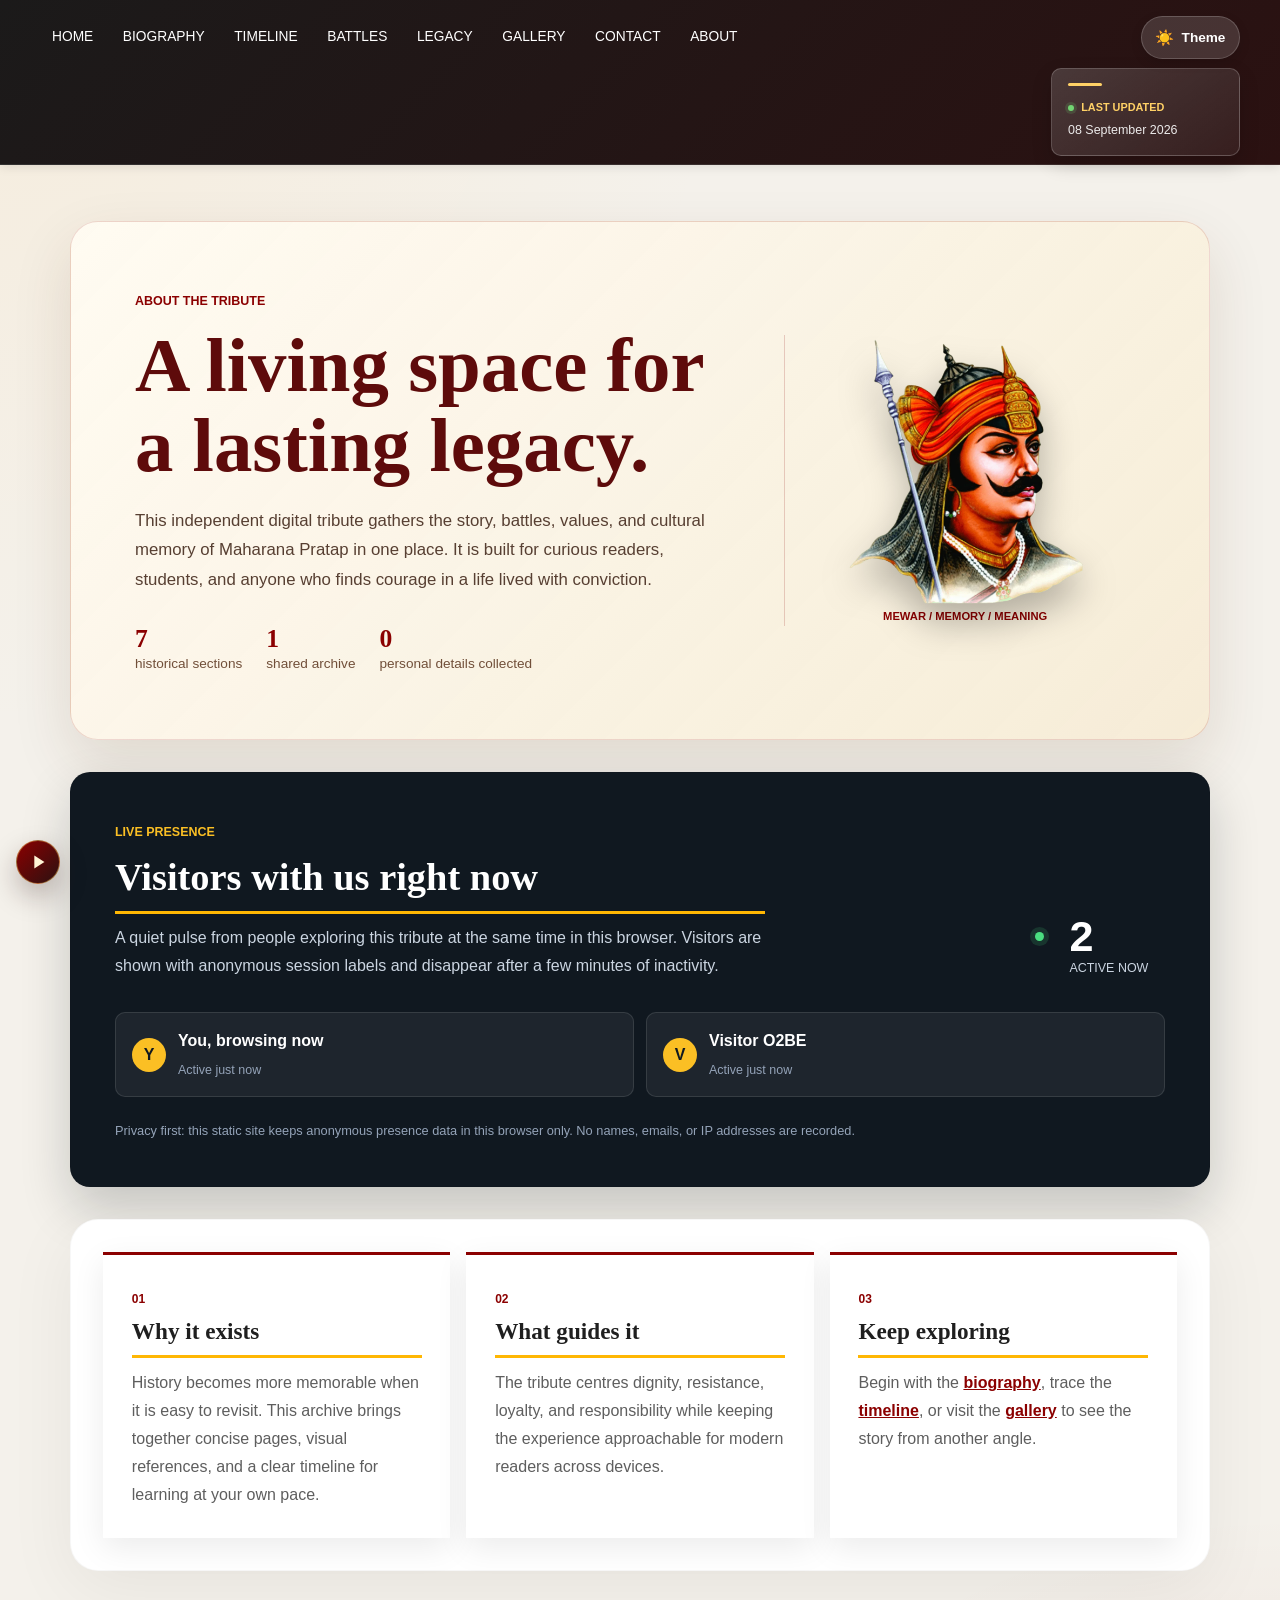
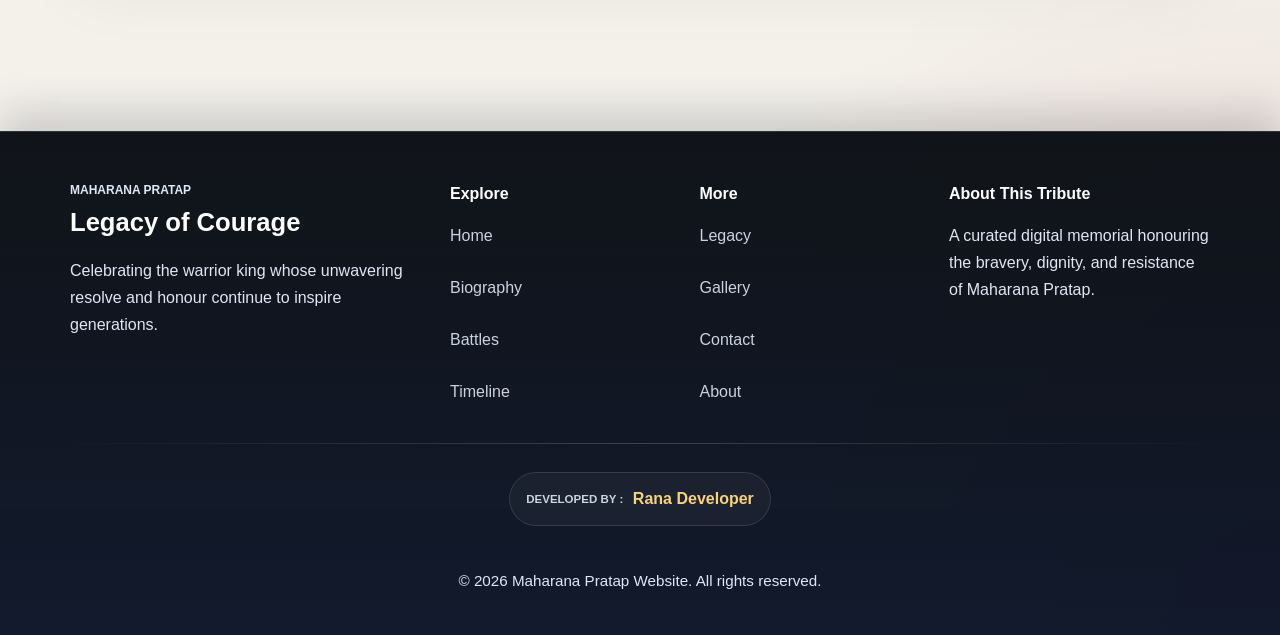
<file: about.html>
<!DOCTYPE html>
<html lang="en">
<head>
    <meta charset="UTF-8">
    <meta name="viewport" content="width=device-width, initial-scale=1.0">
    <meta http-equiv="X-UA-Compatible" content="IE=edge">
    <meta http-equiv="Content-Security-Policy" content="default-src 'self'; script-src 'self'; style-src 'self' 'unsafe-inline' https://fonts.googleapis.com; font-src 'self' https://fonts.gstatic.com data:; img-src 'self' data: blob:; media-src 'self'; connect-src 'self' https://en.wikipedia.org; object-src 'none'; base-uri 'self'; form-action 'self'; frame-ancestors 'none'; upgrade-insecure-requests">
    <meta name="referrer" content="no-referrer">
    <meta http-equiv="X-Content-Type-Options" content="nosniff">
    <meta name="description" content="About the Maharana Pratap digital tribute and its live visitor presence.">
    <title>About This Tribute - Maharana Pratap</title>
    <link rel="stylesheet" href="style.css">
</head>
<body class="about-page">
    <header>
        <nav>
            <aside class="latest-update" aria-label="Latest update">
                <span class="latest-update__label">Last Updated</span>
                <p>08 September 2026</p>
            </aside>
            <ul>
                <li><a href="index.html">Home</a></li>
                <li><a href="biography.html">Biography</a></li>
                <li><a href="timeline.html">Timeline</a></li>
                <li><a href="battles.html">Battles</a></li>
                <li><a href="legacy.html">Legacy</a></li>
                <li><a href="gallery.html">Gallery</a></li>
                <li><a href="contact.html">Contact</a></li>
                <li><a href="about.html" aria-current="page">About</a></li>
            </ul>
            <div class="header-controls">
                <button class="theme-toggle" id="theme-toggle" type="button" aria-label="Switch to dark theme" aria-pressed="false">
                    <span class="theme-toggle-icon" aria-hidden="true">☀️</span>
                    <span class="theme-toggle-label">Theme</span>
                </button>
            </div>
        </nav>
    </header>

    <main class="about-main">
        <section class="about-hero" aria-labelledby="about-title">
            <div class="about-hero__copy">
                <span class="section-kicker">About the tribute</span>
                <h1 id="about-title">A living space for a lasting legacy.</h1>
                <p>This independent digital tribute gathers the story, battles, values, and cultural memory of Maharana Pratap in one place. It is built for curious readers, students, and anyone who finds courage in a life lived with conviction.</p>
                <div class="about-hero__facts" aria-label="Tribute highlights">
                    <span><strong>7</strong> historical sections</span>
                    <span><strong>1</strong> shared archive</span>
                    <span><strong>0</strong> personal details collected</span>
                </div>
            </div>
            <div class="about-hero__mark">
                <img class="about-hero__portrait" src="hero-front-image.webp" alt="Illustrated portrait of Maharana Pratap">
                <span class="about-hero__mark-caption">Mewar / Memory / Meaning</span>
            </div>
        </section>

        <section class="visitor-panel" aria-labelledby="visitor-title">
            <div class="visitor-panel__intro">
                <div>
                    <span class="section-kicker">Live presence</span>
                    <h2 id="visitor-title">Visitors with us right now</h2>
                    <p>A quiet pulse from people exploring this tribute at the same time in this browser. Visitors are shown with anonymous session labels and disappear after a few minutes of inactivity.</p>
                </div>
                <div class="visitor-total" aria-live="polite">
                    <span class="visitor-total__dot" aria-hidden="true"></span>
                    <strong id="visitor-count">1</strong>
                    <span>active now</span>
                </div>
            </div>
            <div id="visitor-list" class="visitor-list" aria-live="polite" aria-label="Active visitor list">
                <p class="visitor-list__empty">Connecting to the live presence...</p>
            </div>
            <p class="visitor-panel__note">Privacy first: this static site keeps anonymous presence data in this browser only. No names, emails, or IP addresses are recorded.</p>
        </section>

        <section class="about-grid" aria-label="About this website">
            <article class="about-card">
                <span class="about-card__number">01</span>
                <h2>Why it exists</h2>
                <p>History becomes more memorable when it is easy to revisit. This archive brings together concise pages, visual references, and a clear timeline for learning at your own pace.</p>
            </article>
            <article class="about-card">
                <span class="about-card__number">02</span>
                <h2>What guides it</h2>
                <p>The tribute centres dignity, resistance, loyalty, and responsibility while keeping the experience approachable for modern readers across devices.</p>
            </article>
            <article class="about-card">
                <span class="about-card__number">03</span>
                <h2>Keep exploring</h2>
                <p>Begin with the <a href="biography.html">biography</a>, trace the <a href="timeline.html">timeline</a>, or visit the <a href="gallery.html">gallery</a> to see the story from another angle.</p>
            </article>
        </section>
    </main>

    <footer class="site-footer">
        <div class="site-footer__inner">
            <div class="site-footer__brand">
                <p class="site-footer__eyebrow">Maharana Pratap</p>
                <h3>Legacy of Courage</h3>
                <p>Celebrating the warrior king whose unwavering resolve and honour continue to inspire generations.</p>
            </div>
            <div class="site-footer__links">
                <h4>Explore</h4>
                <ul>
                    <li><a href="index.html">Home</a></li>
                    <li><a href="biography.html">Biography</a></li>
                    <li><a href="battles.html">Battles</a></li>
                    <li><a href="timeline.html">Timeline</a></li>
                </ul>
            </div>
            <div class="site-footer__links">
                <h4>More</h4>
                <ul>
                    <li><a href="legacy.html">Legacy</a></li>
                    <li><a href="gallery.html">Gallery</a></li>
                    <li><a href="contact.html">Contact</a></li>
                    <li><a href="about.html" aria-current="page">About</a></li>
                </ul>
            </div>
            <div class="site-footer__meta">
                <h4>About This Tribute</h4>
                <p>A curated digital memorial honouring the bravery, dignity, and resistance of Maharana Pratap.</p>
            </div>
        </div>
        <div class="site-footer__divider" aria-hidden="true"></div>
        <div class="site-footer__bottom">
            <div class="footer-developer" aria-label="Developer information">
                <span class="footer-developer__label">Developed by :</span>
                <strong class="footer-developer__name">Rana Developer</strong>
            </div>
            <p class="footer-note">&copy; 2026 Maharana Pratap Website. All rights reserved.</p>
        </div>
        <button id="backToTop" type="button" aria-label="Back to top">Back to Top</button>
    </footer>
    <script src="jscript.js"></script>
</body>
</html>
</file>
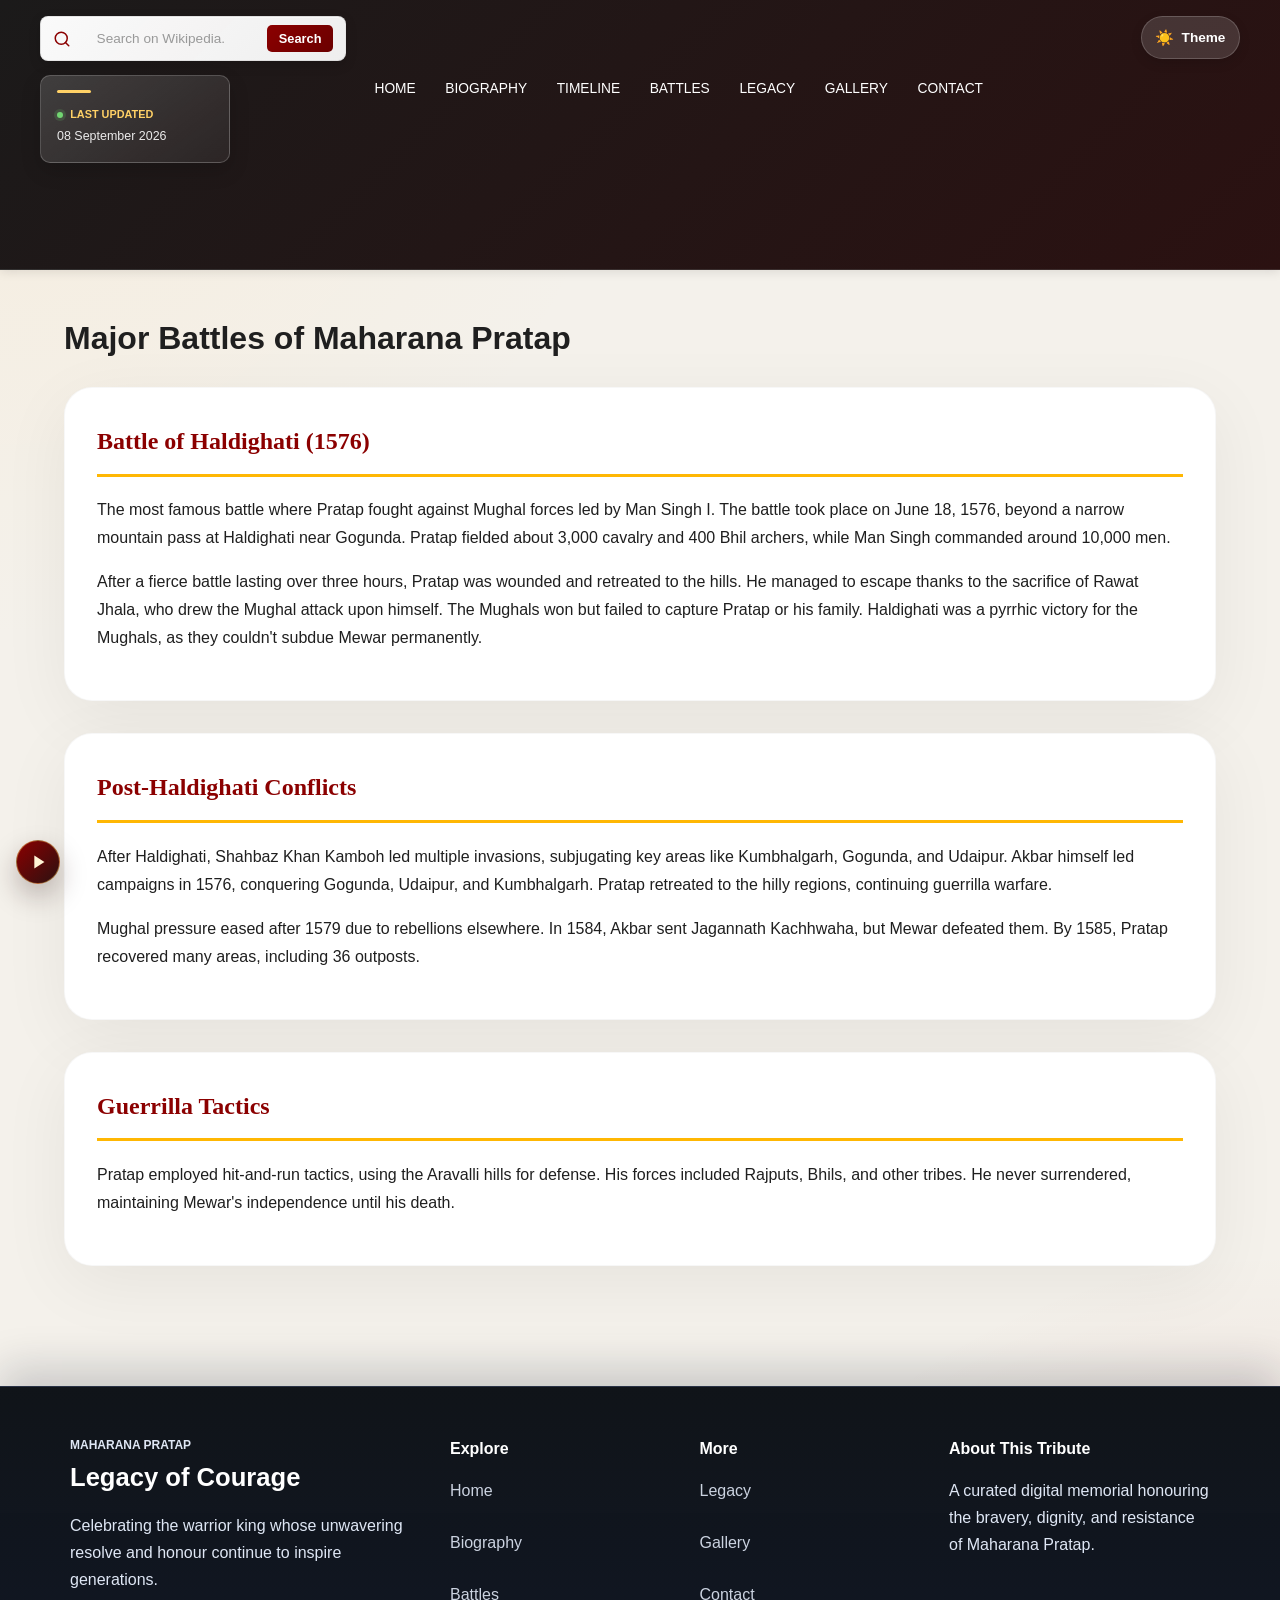
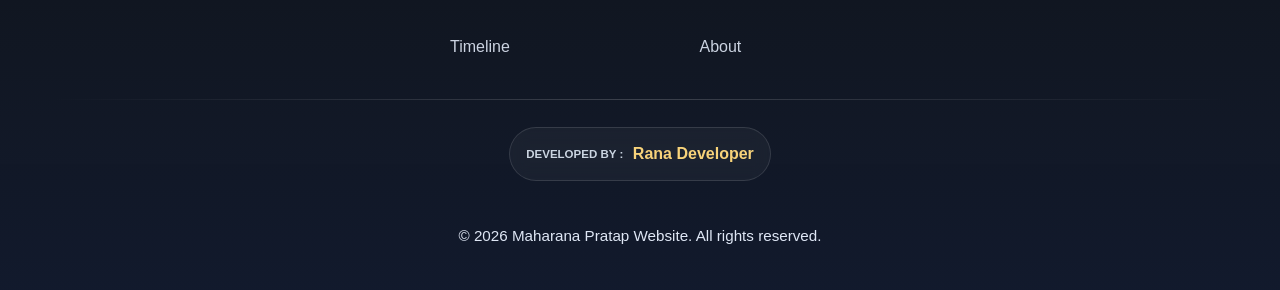
<file: battles.html>
<!DOCTYPE html>
<html lang="en">
<head>
    <meta charset="UTF-8">
    <meta name="viewport" content="width=device-width, initial-scale=1.0">
    <meta http-equiv="X-UA-Compatible" content="IE=edge">
    <meta http-equiv="Content-Security-Policy" content="default-src 'self'; script-src 'self'; style-src 'self' 'unsafe-inline' https://fonts.googleapis.com; font-src 'self' https://fonts.gstatic.com data:; img-src 'self' data: blob:; media-src 'self'; connect-src 'self' https://en.wikipedia.org; object-src 'none'; base-uri 'self'; form-action 'self'; frame-ancestors 'none'; upgrade-insecure-requests">
    <meta name="referrer" content="no-referrer">
    <meta http-equiv="X-Content-Type-Options" content="nosniff">
    <meta name="description" content="Learn about Maharana Pratap's major battles, including Haldighati and his later resistance strategies.">
    <title>Battles - Maharana Pratap</title>
    <link rel="preload" as="image" href="hero-front-image.webp">
    <link rel="stylesheet" href="style.css">
</head>
<body>
    <header>
        <nav>
            <div class="wiki-search-container">
                <form id="wiki-search-form" class="wiki-search-form">
                    <svg class="wiki-search-icon" viewBox="0 0 24 24" fill="none" stroke="currentColor" stroke-width="2">
                        <circle cx="11" cy="11" r="8"></circle>
                        <path d="m21 21-4.35-4.35"></path>
                    </svg>
                    <input
                        type="text"
                        id="wiki-search-input"
                        class="wiki-search-input"
                        placeholder="Search on Wikipedia..."
                        aria-label="Wikipedia search"
                        autocomplete="off"
                    >
                    <button type="submit" class="wiki-search-btn" aria-label="Submit search">Search</button>
                </form>
                <div id="wiki-results-container" class="wiki-results-container hidden"></div>
                <aside class="latest-update" aria-label="Latest update">
                    <span class="latest-update__label">Last Updated</span>
                    <p>08 September 2026</p>
                </aside>
            </div>
            <ul>
                <li><a href="index.html">Home</a></li>
                <li><a href="biography.html">Biography</a></li>
                <li><a href="timeline.html">Timeline</a></li>
                <li><a href="battles.html">Battles</a></li>
                <li><a href="legacy.html">Legacy</a></li>
                <li><a href="gallery.html">Gallery</a></li>
                <li><a href="contact.html">Contact</a></li>
            </ul>
            <div class="header-controls">
                <button class="theme-toggle" id="theme-toggle" type="button" aria-label="Switch to dark theme" aria-pressed="false">
                    <span class="theme-toggle-icon" aria-hidden="true">☀️</span>
                    <span class="theme-toggle-label">Theme</span>
                </button>
            </div>
        </nav>
    </header>
    <main>
        <h1>Major Battles of Maharana Pratap</h1>
        <section>
            <h2>Battle of Haldighati (1576)</h2>
            <p>The most famous battle where Pratap fought against Mughal forces led by Man Singh I. The battle took place on June 18, 1576, beyond a narrow mountain pass at Haldighati near Gogunda. Pratap fielded about 3,000 cavalry and 400 Bhil archers, while Man Singh commanded around 10,000 men.</p>
            <p>After a fierce battle lasting over three hours, Pratap was wounded and retreated to the hills. He managed to escape thanks to the sacrifice of Rawat Jhala, who drew the Mughal attack upon himself. The Mughals won but failed to capture Pratap or his family. Haldighati was a pyrrhic victory for the Mughals, as they couldn't subdue Mewar permanently.</p>
        </section>
        <section>
            <h2>Post-Haldighati Conflicts</h2>
            <p>After Haldighati, Shahbaz Khan Kamboh led multiple invasions, subjugating key areas like Kumbhalgarh, Gogunda, and Udaipur. Akbar himself led campaigns in 1576, conquering Gogunda, Udaipur, and Kumbhalgarh. Pratap retreated to the hilly regions, continuing guerrilla warfare.</p>
            <p>Mughal pressure eased after 1579 due to rebellions elsewhere. In 1584, Akbar sent Jagannath Kachhwaha, but Mewar defeated them. By 1585, Pratap recovered many areas, including 36 outposts.</p>
        </section>
        <section>
            <h2>Guerrilla Tactics</h2>
            <p>Pratap employed hit-and-run tactics, using the Aravalli hills for defense. His forces included Rajputs, Bhils, and other tribes. He never surrendered, maintaining Mewar's independence until his death.</p>
        </section>
    </main>
    <footer class="site-footer">
        <div class="site-footer__inner">
            <div class="site-footer__brand">
                <p class="site-footer__eyebrow">Maharana Pratap</p>
                <h3>Legacy of Courage</h3>
                <p>Celebrating the warrior king whose unwavering resolve and honour continue to inspire generations.</p>
            </div>

            <div class="site-footer__links">
                <h4>Explore</h4>
                <ul>
                    <li><a href="index.html">Home</a></li>
                    <li><a href="biography.html">Biography</a></li>
                    <li><a href="battles.html">Battles</a></li>
                    <li><a href="timeline.html">Timeline</a></li>
                </ul>
            </div>

            <div class="site-footer__links">
                <h4>More</h4>
                <ul>
                    <li><a href="legacy.html">Legacy</a></li>
                    <li><a href="gallery.html">Gallery</a></li>
                    <li><a href="contact.html">Contact</a></li>
                    <li><a href="about.html">About</a></li>
                </ul>
            </div>

            <div class="site-footer__meta">
                <h4>About This Tribute</h4>
                <p>A curated digital memorial honouring the bravery, dignity, and resistance of Maharana Pratap.</p>
            </div>
        </div>

        <div class="site-footer__divider" aria-hidden="true"></div>

        <div class="site-footer__bottom">
            <div class="footer-developer" aria-label="Developer information">
                <span class="footer-developer__label">Developed by :</span>
                <strong class="footer-developer__name">Rana Developer</strong>
            </div>

            <p class="footer-note">&copy; 2026 Maharana Pratap Website. All rights reserved.</p>
        </div>

        <button id="backToTop" type="button" aria-label="Back to top">Back to Top</button>
    </footer>
    <script src="jscript.js"></script>
</body>
</html>
</file>
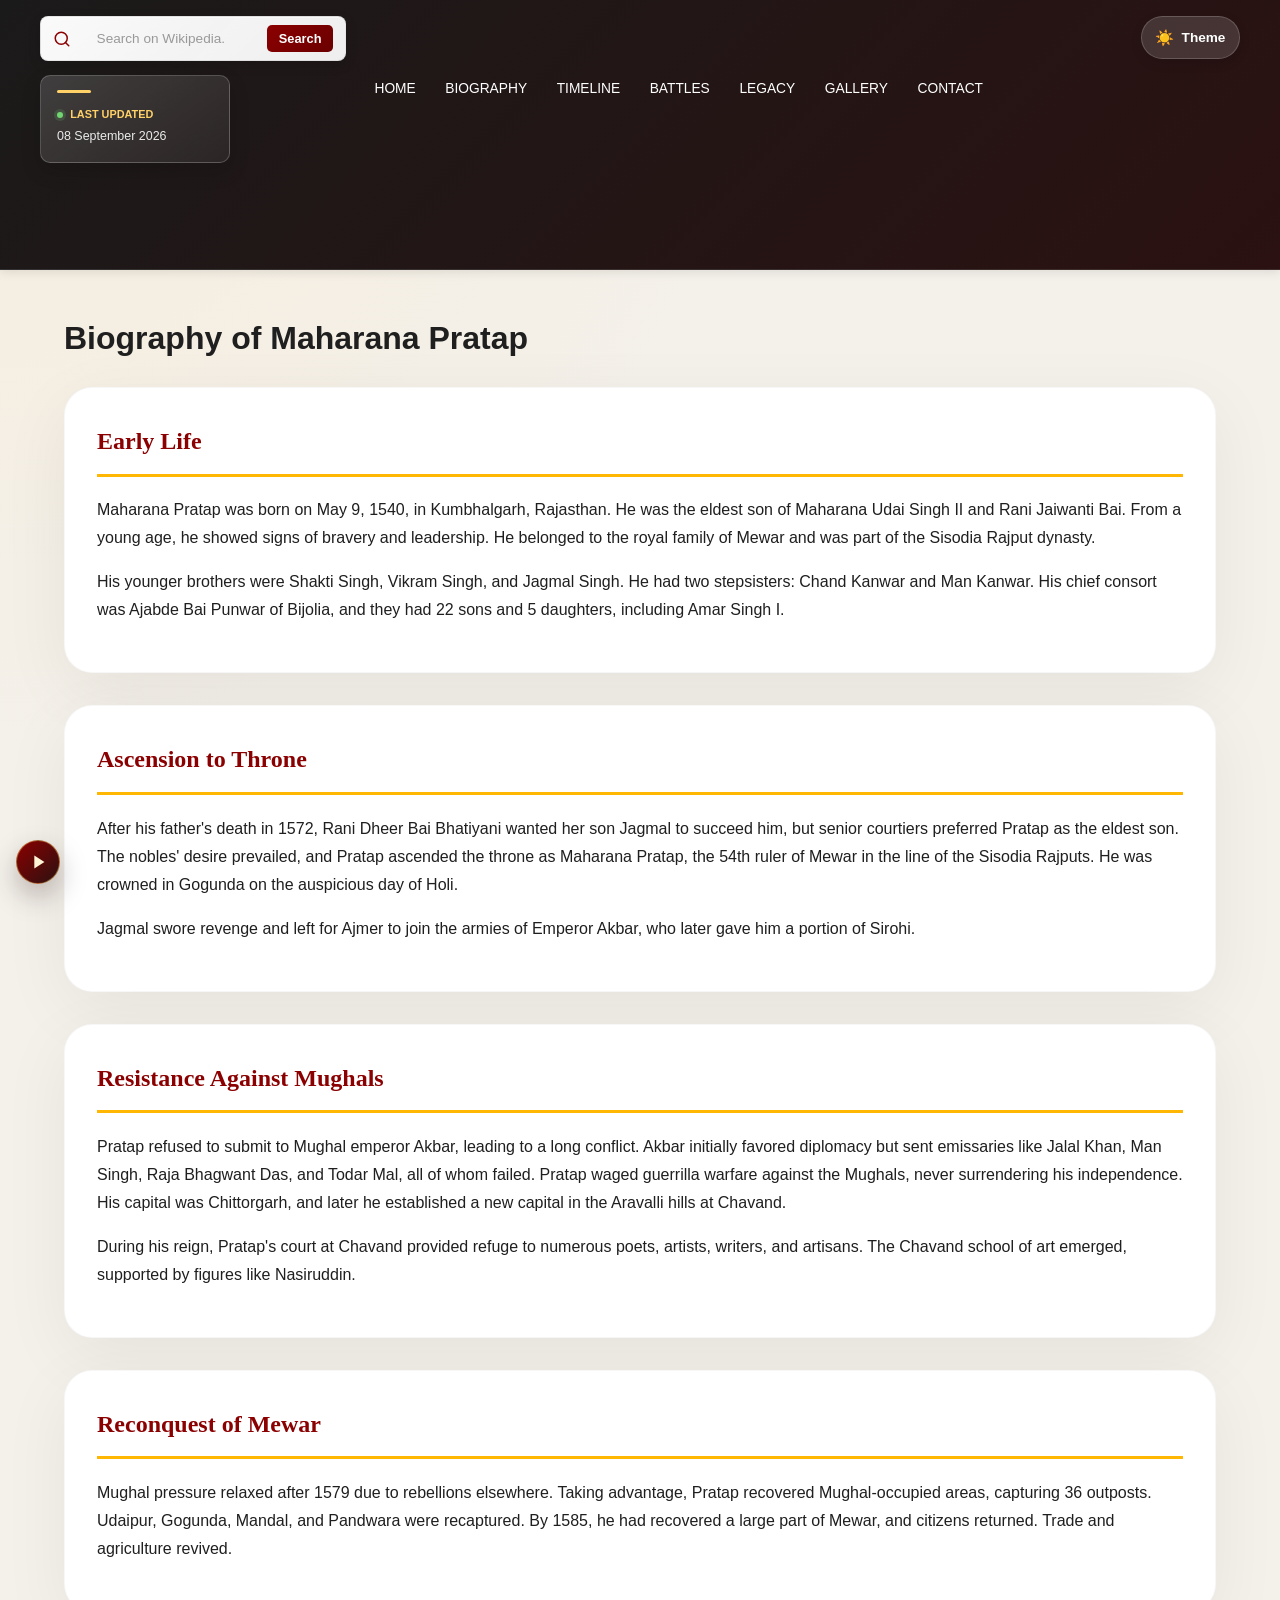
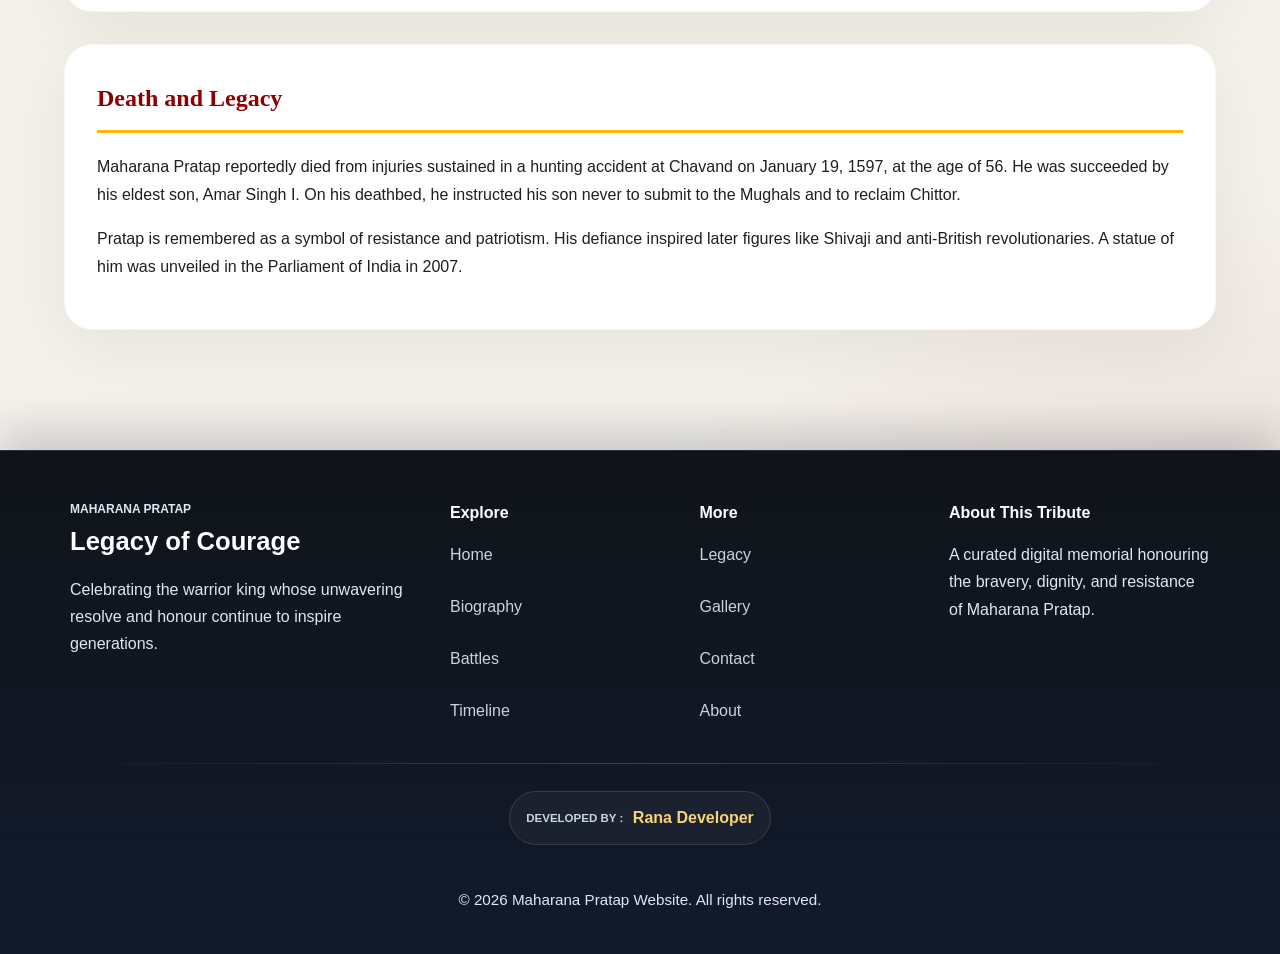
<file: biography.html>
<!DOCTYPE html>
<html lang="en">
<head>
    <meta charset="UTF-8">
    <meta name="viewport" content="width=device-width, initial-scale=1.0">
    <meta http-equiv="X-UA-Compatible" content="IE=edge">
    <meta http-equiv="Content-Security-Policy" content="default-src 'self'; script-src 'self'; style-src 'self' 'unsafe-inline' https://fonts.googleapis.com; font-src 'self' https://fonts.gstatic.com data:; img-src 'self' data: blob:; media-src 'self'; connect-src 'self' https://en.wikipedia.org; object-src 'none'; base-uri 'self'; form-action 'self'; frame-ancestors 'none'; upgrade-insecure-requests">
    <meta name="referrer" content="no-referrer">
    <meta http-equiv="X-Content-Type-Options" content="nosniff">
    <meta name="description" content="Read the biography of Maharana Pratap, the Mewar ruler remembered for courage, leadership, and resistance against Mughal expansion.">
    <title>Biography - Maharana Pratap</title>
    <link rel="preload" as="image" href="hero-front-image.webp">
    <link rel="stylesheet" href="style.css">
</head>
<body>
    <header>
        <nav>
            <div class="wiki-search-container">
                <form id="wiki-search-form" class="wiki-search-form">
                    <svg class="wiki-search-icon" viewBox="0 0 24 24" fill="none" stroke="currentColor" stroke-width="2">
                        <circle cx="11" cy="11" r="8"></circle>
                        <path d="m21 21-4.35-4.35"></path>
                    </svg>
                    <input
                        type="text"
                        id="wiki-search-input"
                        class="wiki-search-input"
                        placeholder="Search on Wikipedia..."
                        aria-label="Wikipedia search"
                        autocomplete="off"
                    >
                    <button type="submit" class="wiki-search-btn" aria-label="Submit search">Search</button>
                </form>
                <div id="wiki-results-container" class="wiki-results-container hidden"></div>
                <aside class="latest-update" aria-label="Latest update">
                    <span class="latest-update__label">Last Updated</span>
                    <p>08 September 2026</p>
                </aside>
            </div>
            <ul>
                <li><a href="index.html">Home</a></li>
                <li><a href="biography.html">Biography</a></li>
                <li><a href="timeline.html">Timeline</a></li>
                <li><a href="battles.html">Battles</a></li>
                <li><a href="legacy.html">Legacy</a></li>
                <li><a href="gallery.html">Gallery</a></li>
                <li><a href="contact.html">Contact</a></li>
            </ul>
            <div class="header-controls">
                <button class="theme-toggle" id="theme-toggle" type="button" aria-label="Switch to dark theme" aria-pressed="false">
                    <span class="theme-toggle-icon" aria-hidden="true">☀️</span>
                    <span class="theme-toggle-label">Theme</span>
                </button>
            </div>
        </nav>
    </header>
    <main>
        <h1>Biography of Maharana Pratap</h1>
        <section>
            <h2>Early Life</h2>
            <p>Maharana Pratap was born on May 9, 1540, in Kumbhalgarh, Rajasthan. He was the eldest son of Maharana Udai Singh II and Rani Jaiwanti Bai. From a young age, he showed signs of bravery and leadership. He belonged to the royal family of Mewar and was part of the Sisodia Rajput dynasty.</p>
            <p>His younger brothers were Shakti Singh, Vikram Singh, and Jagmal Singh. He had two stepsisters: Chand Kanwar and Man Kanwar. His chief consort was Ajabde Bai Punwar of Bijolia, and they had 22 sons and 5 daughters, including Amar Singh I.</p>
        </section>
        <section>
            <h2>Ascension to Throne</h2>
            <p>After his father's death in 1572, Rani Dheer Bai Bhatiyani wanted her son Jagmal to succeed him, but senior courtiers preferred Pratap as the eldest son. The nobles' desire prevailed, and Pratap ascended the throne as Maharana Pratap, the 54th ruler of Mewar in the line of the Sisodia Rajputs. He was crowned in Gogunda on the auspicious day of Holi.</p>
            <p>Jagmal swore revenge and left for Ajmer to join the armies of Emperor Akbar, who later gave him a portion of Sirohi.</p>
        </section>
        <section>
            <h2>Resistance Against Mughals</h2>
            <p>Pratap refused to submit to Mughal emperor Akbar, leading to a long conflict. Akbar initially favored diplomacy but sent emissaries like Jalal Khan, Man Singh, Raja Bhagwant Das, and Todar Mal, all of whom failed. Pratap waged guerrilla warfare against the Mughals, never surrendering his independence. His capital was Chittorgarh, and later he established a new capital in the Aravalli hills at Chavand.</p>
            <p>During his reign, Pratap's court at Chavand provided refuge to numerous poets, artists, writers, and artisans. The Chavand school of art emerged, supported by figures like Nasiruddin.</p>
        </section>
        <section>
            <h2>Reconquest of Mewar</h2>
            <p>Mughal pressure relaxed after 1579 due to rebellions elsewhere. Taking advantage, Pratap recovered Mughal-occupied areas, capturing 36 outposts. Udaipur, Gogunda, Mandal, and Pandwara were recaptured. By 1585, he had recovered a large part of Mewar, and citizens returned. Trade and agriculture revived.</p>
        </section>
        <section>
            <h2>Death and Legacy</h2>
            <p>Maharana Pratap reportedly died from injuries sustained in a hunting accident at Chavand on January 19, 1597, at the age of 56. He was succeeded by his eldest son, Amar Singh I. On his deathbed, he instructed his son never to submit to the Mughals and to reclaim Chittor.</p>
            <p>Pratap is remembered as a symbol of resistance and patriotism. His defiance inspired later figures like Shivaji and anti-British revolutionaries. A statue of him was unveiled in the Parliament of India in 2007.</p>
        </section>
    </main>
    <footer class="site-footer">
        <div class="site-footer__inner">
            <div class="site-footer__brand">
                <p class="site-footer__eyebrow">Maharana Pratap</p>
                <h3>Legacy of Courage</h3>
                <p>Celebrating the warrior king whose unwavering resolve and honour continue to inspire generations.</p>
            </div>

            <div class="site-footer__links">
                <h4>Explore</h4>
                <ul>
                    <li><a href="index.html">Home</a></li>
                    <li><a href="biography.html">Biography</a></li>
                    <li><a href="battles.html">Battles</a></li>
                    <li><a href="timeline.html">Timeline</a></li>
                </ul>
            </div>

            <div class="site-footer__links">
                <h4>More</h4>
                <ul>
                    <li><a href="legacy.html">Legacy</a></li>
                    <li><a href="gallery.html">Gallery</a></li>
                    <li><a href="contact.html">Contact</a></li>
                    <li><a href="about.html">About</a></li>
                </ul>
            </div>

            <div class="site-footer__meta">
                <h4>About This Tribute</h4>
                <p>A curated digital memorial honouring the bravery, dignity, and resistance of Maharana Pratap.</p>
            </div>
        </div>

        <div class="site-footer__divider" aria-hidden="true"></div>

        <div class="site-footer__bottom">
            <div class="footer-developer" aria-label="Developer information">
                <span class="footer-developer__label">Developed by :</span>
                <strong class="footer-developer__name">Rana Developer</strong>
            </div>

            <p class="footer-note">&copy; 2026 Maharana Pratap Website. All rights reserved.</p>
        </div>

        <button id="backToTop" type="button" aria-label="Back to top">Back to Top</button>
    </footer>
    <script src="jscript.js"></script>
</body>
</html>
</file>
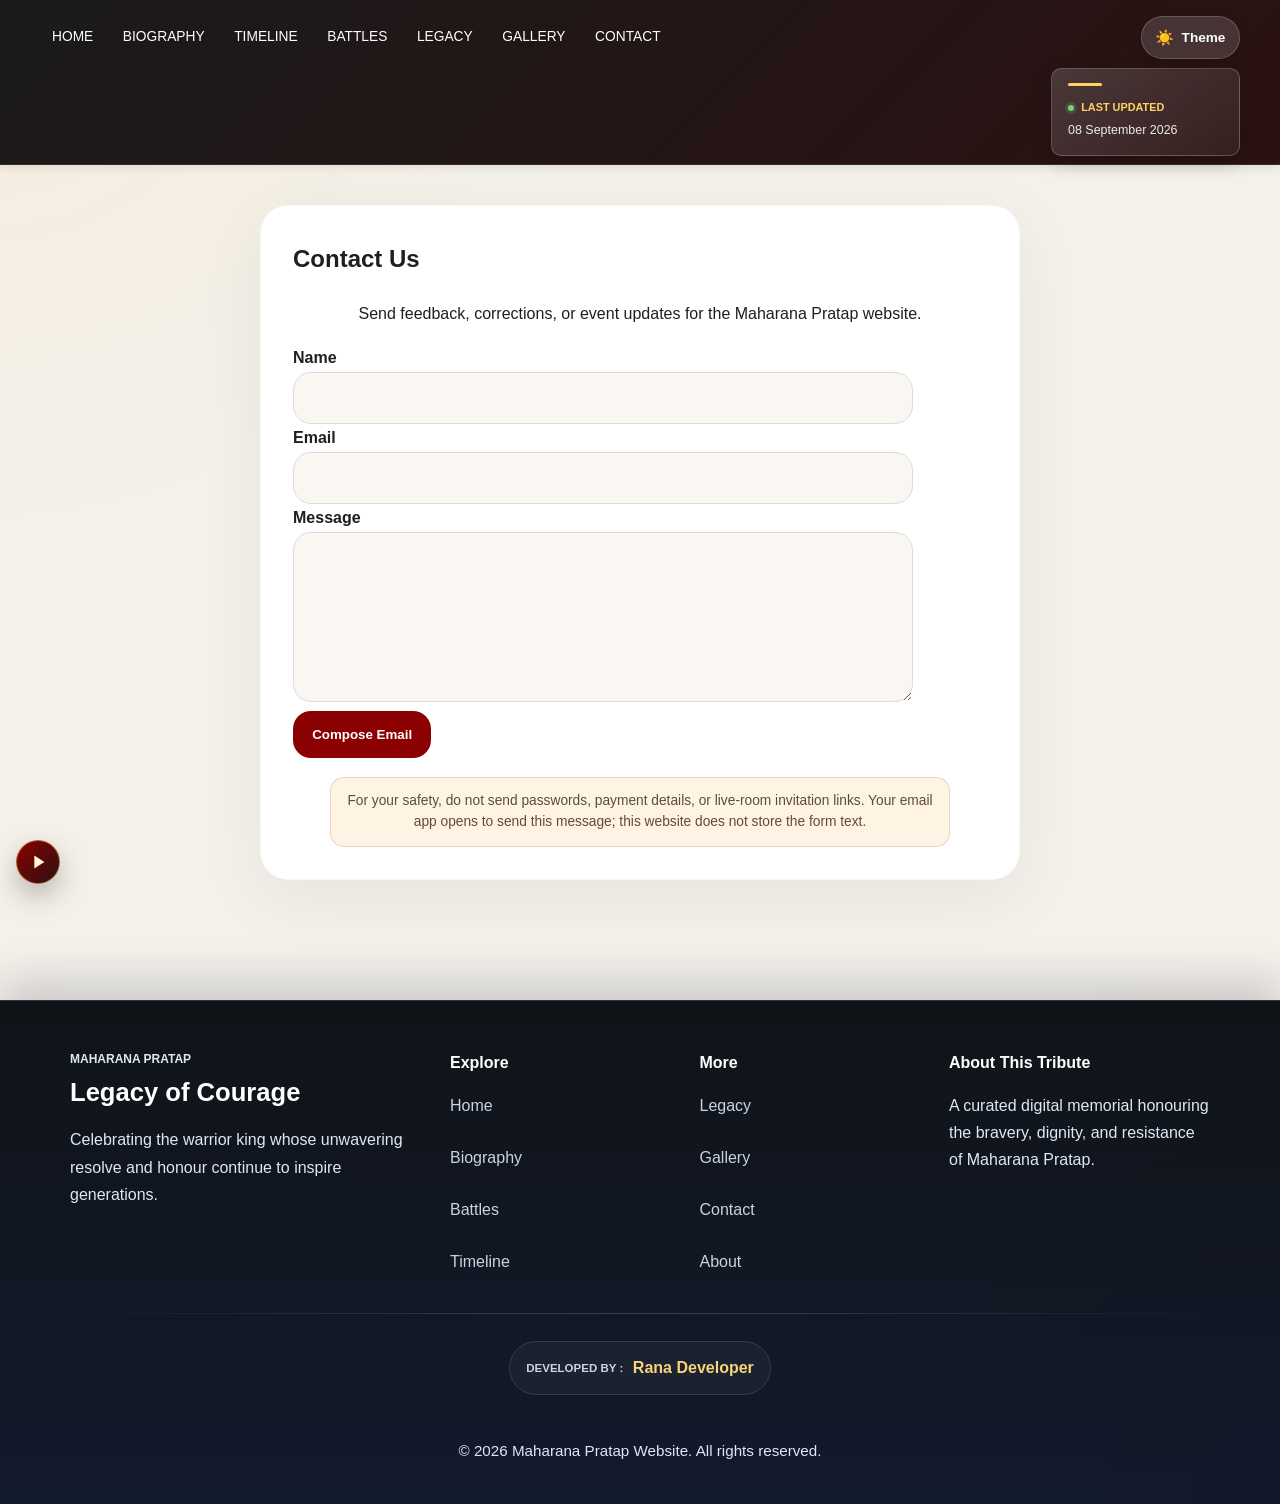
<file: contact.html>
<!DOCTYPE html>
<html lang="en">
<head>
    <meta charset="UTF-8">
    <meta name="viewport" content="width=device-width, initial-scale=1.0">
    <meta http-equiv="X-UA-Compatible" content="IE=edge">
    <meta http-equiv="Content-Security-Policy" content="default-src 'self'; script-src 'self'; style-src 'self' 'unsafe-inline' https://fonts.googleapis.com; font-src 'self' https://fonts.gstatic.com data:; img-src 'self' data: blob:; media-src 'self'; connect-src 'self' https://en.wikipedia.org; object-src 'none'; base-uri 'self'; form-action 'self'; frame-ancestors 'none'; upgrade-insecure-requests">
    <meta name="referrer" content="no-referrer">
    <meta http-equiv="X-Content-Type-Options" content="nosniff">
    <meta name="description" content="Contact the Maharana Pratap Website team with questions, feedback, or event information.">
    <title>Contact - Maharana Pratap</title>
    <link rel="preload" as="image" href="hero-front-image.webp">
    <link rel="preload" as="image" href="contact-pratap-sketch.jpg">
    <link rel="stylesheet" href="style.css">
</head>
<body>
    <header>
        <nav>
            <aside class="latest-update" aria-label="Latest update">
                <span class="latest-update__label">Last Updated</span>
                <p>08 September 2026</p>
            </aside>
            <ul>
                <li><a href="index.html">Home</a></li>
                <li><a href="biography.html">Biography</a></li>
                <li><a href="timeline.html">Timeline</a></li>
                <li><a href="battles.html">Battles</a></li>
                <li><a href="legacy.html">Legacy</a></li>
                <li><a href="gallery.html">Gallery</a></li>
                <li><a href="contact.html" aria-current="page">Contact</a></li>
            </ul>
            <div class="header-controls">
                <button class="theme-toggle" id="theme-toggle" type="button" aria-label="Switch to dark theme" aria-pressed="false">
                    <span class="theme-toggle-icon" aria-hidden="true">☀️</span>
                    <span class="theme-toggle-label">Theme</span>
                </button>
            </div>
        </nav>
    </header>
    <main>
        <section class="contact-panel">
            <h1>Contact Us</h1>
            <p>Send feedback, corrections, or event updates for the Maharana Pratap website.</p>
            <div class="contact-form" role="form" aria-label="Compose a contact email">
                <label for="name">Name</label>
                <input type="text" id="name" name="name" autocomplete="name" maxlength="80" required>

                <label for="email">Email</label>
                <input type="email" id="email" name="email" autocomplete="email" maxlength="254" required>

                <label for="message">Message</label>
                <textarea id="message" name="message" maxlength="1200" required></textarea>

                <button type="button">Compose Email</button>
            </div>
            <p class="contact-security-note">For your safety, do not send passwords, payment details, or live-room invitation links. Your email app opens to send this message; this website does not store the form text.</p>

            <div id="contact-tribute" class="contact-tribute" role="status" aria-live="polite" tabindex="-1" hidden>
                <div class="tribute-art">
                    <img class="tribute-image" src="contact-pratap-sketch.jpg" alt="Sketched portrait of Maharana Pratap" loading="eager" decoding="async" fetchpriority="high">
                </div>
                <div class="tribute-copy">
                    <span class="section-kicker">Email Draft Ready</span>
                    <h2>Jai Maa Bhawani 🚩</h2>
                    <p>Your email app will open next. Review the recipient and message, then choose send to contact us.</p>
                </div>
            </div>
        </section>
    </main>
    <footer class="site-footer">
        <div class="site-footer__inner">
            <div class="site-footer__brand">
                <p class="site-footer__eyebrow">Maharana Pratap</p>
                <h3>Legacy of Courage</h3>
                <p>Celebrating the warrior king whose unwavering resolve and honour continue to inspire generations.</p>
            </div>

            <div class="site-footer__links">
                <h4>Explore</h4>
                <ul>
                    <li><a href="index.html">Home</a></li>
                    <li><a href="biography.html">Biography</a></li>
                    <li><a href="battles.html">Battles</a></li>
                    <li><a href="timeline.html">Timeline</a></li>
                </ul>
            </div>

            <div class="site-footer__links">
                <h4>More</h4>
                <ul>
                    <li><a href="legacy.html">Legacy</a></li>
                    <li><a href="gallery.html">Gallery</a></li>
                    <li><a href="contact.html">Contact</a></li>
                    <li><a href="about.html">About</a></li>
                </ul>
            </div>

            <div class="site-footer__meta">
                <h4>About This Tribute</h4>
                <p>A curated digital memorial honouring the bravery, dignity, and resistance of Maharana Pratap.</p>
            </div>
        </div>

        <div class="site-footer__divider" aria-hidden="true"></div>

        <div class="site-footer__bottom">
            <div class="footer-developer" aria-label="Developer information">
                <span class="footer-developer__label">Developed by :</span>
                <strong class="footer-developer__name">Rana Developer</strong>
            </div>

            <p class="footer-note">&copy; 2026 Maharana Pratap Website. All rights reserved.</p>
        </div>

        <button id="backToTop" type="button" aria-label="Back to top">Back to Top</button>
    </footer>
    <script src="jscript.js"></script>
</body>
</html>
</file>
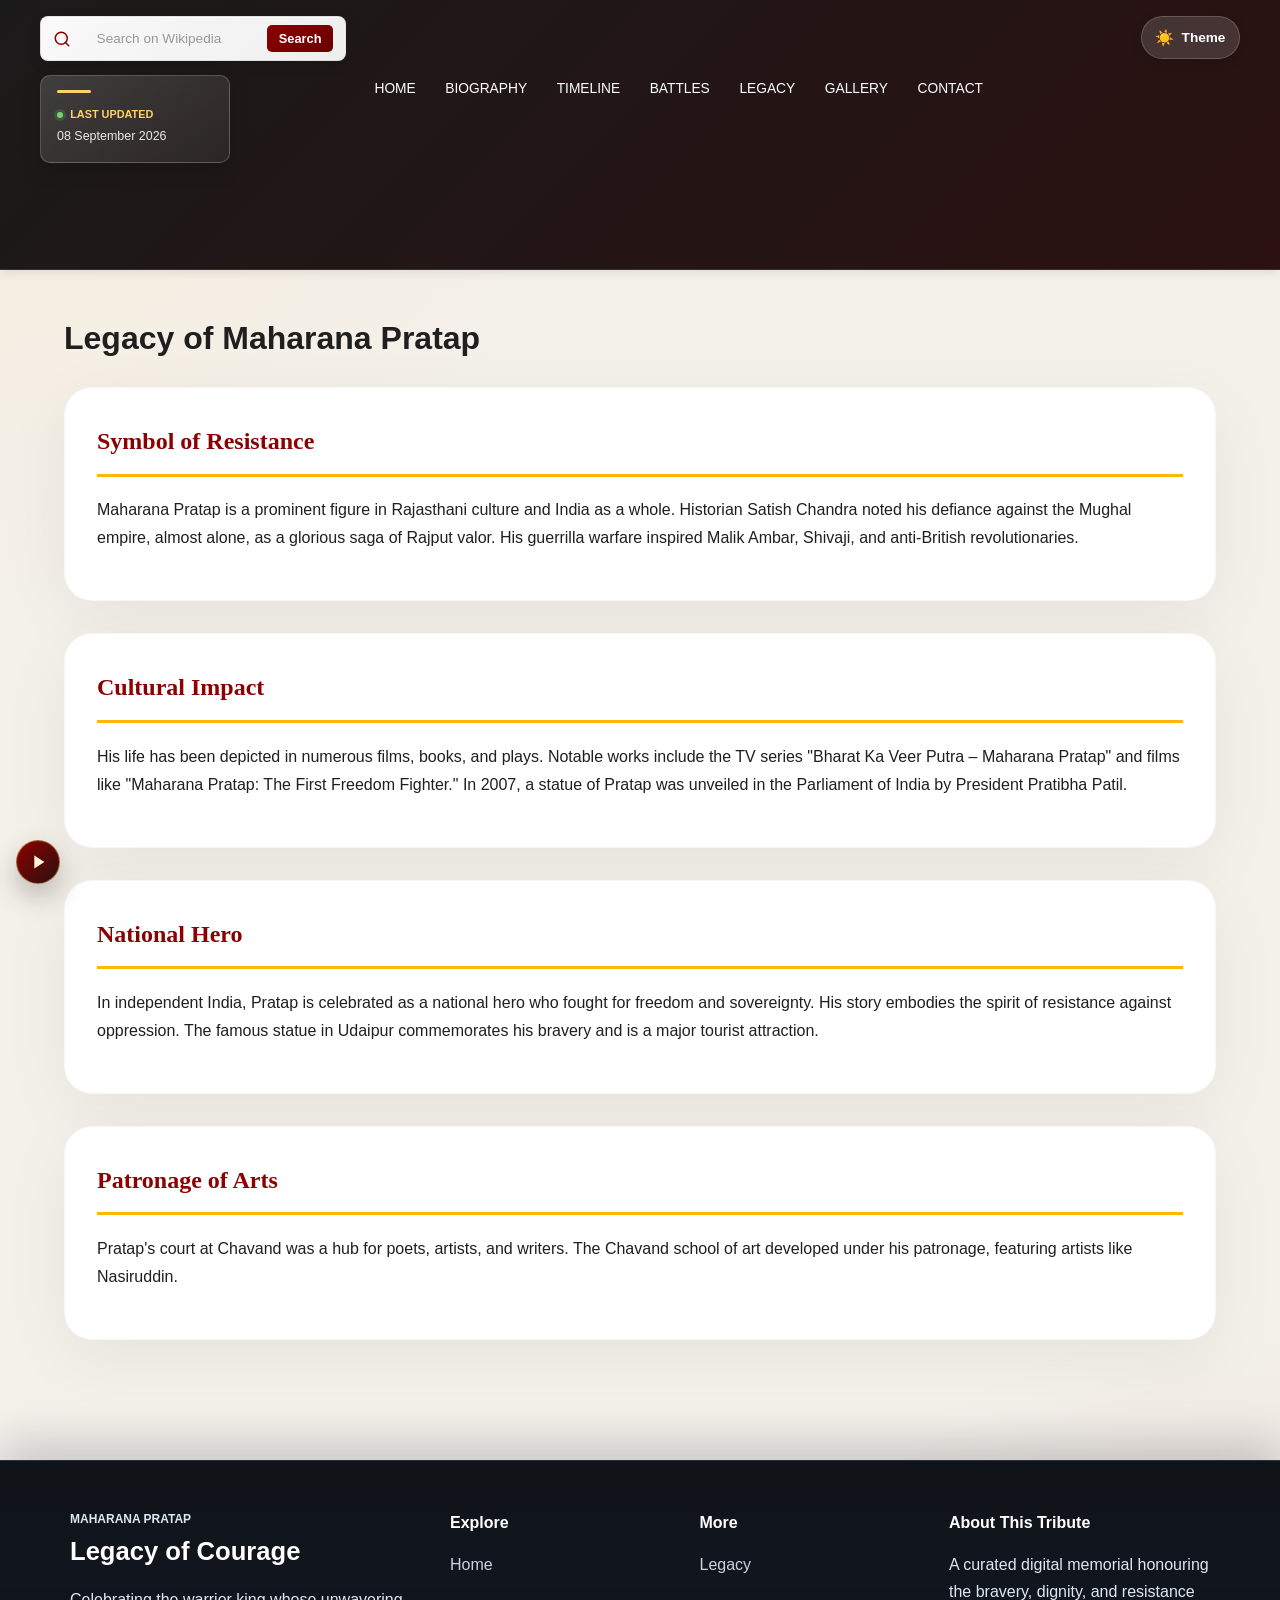
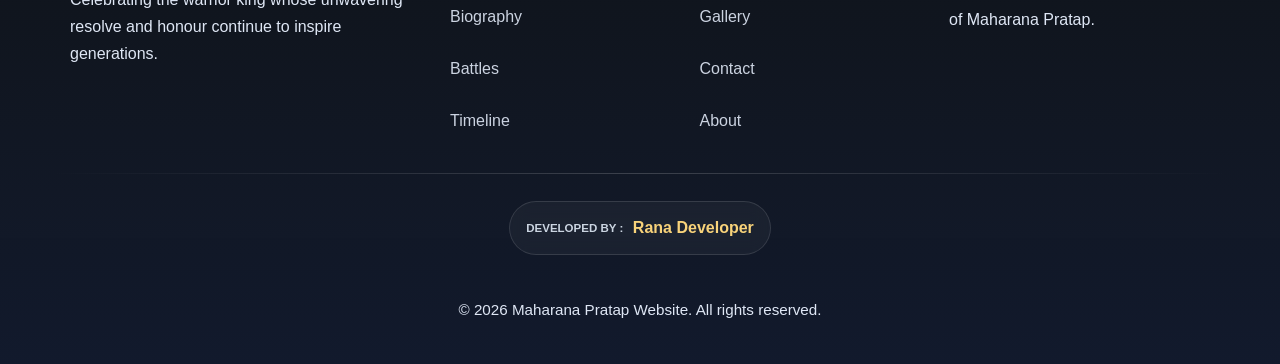
<file: legacy.html>
<!DOCTYPE html>
<html lang="en">
<head>
    <meta charset="UTF-8">
    <meta name="viewport" content="width=device-width, initial-scale=1.0">
    <meta http-equiv="X-UA-Compatible" content="IE=edge">
    <meta http-equiv="Content-Security-Policy" content="default-src 'self'; script-src 'self'; style-src 'self' 'unsafe-inline' https://fonts.googleapis.com; font-src 'self' https://fonts.gstatic.com data:; img-src 'self' data: blob:; media-src 'self'; connect-src 'self' https://en.wikipedia.org; object-src 'none'; base-uri 'self'; form-action 'self'; frame-ancestors 'none'; upgrade-insecure-requests">
    <meta name="referrer" content="no-referrer">
    <meta http-equiv="X-Content-Type-Options" content="nosniff">
    <meta name="description" content="Explore Maharana Pratap's legacy in Rajput history, culture, memory, and public inspiration.">
    <title>Legacy - Maharana Pratap</title>
    <link rel="preload" as="image" href="hero-front-image.webp">
    <link rel="stylesheet" href="style.css">
</head>
<body>
    <header>
        <nav>
            <div class="wiki-search-container">
                <form id="wiki-search-form" class="wiki-search-form">
                    <svg class="wiki-search-icon" viewBox="0 0 24 24" fill="none" stroke="currentColor" stroke-width="2">
                        <circle cx="11" cy="11" r="8"></circle>
                        <path d="m21 21-4.35-4.35"></path>
                    </svg>
                    <input
                        type="text"
                        id="wiki-search-input"
                        class="wiki-search-input"
                        placeholder="Search on Wikipedia..."
                        aria-label="Wikipedia search"
                        autocomplete="off"
                    >
                    <button type="submit" class="wiki-search-btn" aria-label="Submit search">Search</button>
                </form>
                <div id="wiki-results-container" class="wiki-results-container hidden"></div>
                <aside class="latest-update" aria-label="Latest update">
                    <span class="latest-update__label">Last Updated</span>
                    <p>08 September 2026</p>
                </aside>
            </div>
            <ul>
                <li><a href="index.html">Home</a></li>
                <li><a href="biography.html">Biography</a></li>
                <li><a href="timeline.html">Timeline</a></li>
                <li><a href="battles.html">Battles</a></li>
                <li><a href="legacy.html">Legacy</a></li>
                <li><a href="gallery.html">Gallery</a></li>
                <li><a href="contact.html">Contact</a></li>
            </ul>
            <div class="header-controls">
                <button class="theme-toggle" id="theme-toggle" type="button" aria-label="Switch to dark theme" aria-pressed="false">
                    <span class="theme-toggle-icon" aria-hidden="true">☀️</span>
                    <span class="theme-toggle-label">Theme</span>
                </button>
            </div>
        </nav>
    </header>
    <main>
        <h1>Legacy of Maharana Pratap</h1>
        <section>
            <h2>Symbol of Resistance</h2>
            <p>Maharana Pratap is a prominent figure in Rajasthani culture and India as a whole. Historian Satish Chandra noted his defiance against the Mughal empire, almost alone, as a glorious saga of Rajput valor. His guerrilla warfare inspired Malik Ambar, Shivaji, and anti-British revolutionaries.</p>
        </section>
        <section>
            <h2>Cultural Impact</h2>
            <p>His life has been depicted in numerous films, books, and plays. Notable works include the TV series "Bharat Ka Veer Putra – Maharana Pratap" and films like "Maharana Pratap: The First Freedom Fighter." In 2007, a statue of Pratap was unveiled in the Parliament of India by President Pratibha Patil.</p>
        </section>
        <section>
            <h2>National Hero</h2>
            <p>In independent India, Pratap is celebrated as a national hero who fought for freedom and sovereignty. His story embodies the spirit of resistance against oppression. The famous statue in Udaipur commemorates his bravery and is a major tourist attraction.</p>
        </section>
        <section>
            <h2>Patronage of Arts</h2>
            <p>Pratap's court at Chavand was a hub for poets, artists, and writers. The Chavand school of art developed under his patronage, featuring artists like Nasiruddin.</p>
        </section>
    </main>
    <footer class="site-footer">
        <div class="site-footer__inner">
            <div class="site-footer__brand">
                <p class="site-footer__eyebrow">Maharana Pratap</p>
                <h3>Legacy of Courage</h3>
                <p>Celebrating the warrior king whose unwavering resolve and honour continue to inspire generations.</p>
            </div>

            <div class="site-footer__links">
                <h4>Explore</h4>
                <ul>
                    <li><a href="index.html">Home</a></li>
                    <li><a href="biography.html">Biography</a></li>
                    <li><a href="battles.html">Battles</a></li>
                    <li><a href="timeline.html">Timeline</a></li>
                </ul>
            </div>

            <div class="site-footer__links">
                <h4>More</h4>
                <ul>
                    <li><a href="legacy.html">Legacy</a></li>
                    <li><a href="gallery.html">Gallery</a></li>
                    <li><a href="contact.html">Contact</a></li>
                    <li><a href="about.html">About</a></li>
                </ul>
            </div>

            <div class="site-footer__meta">
                <h4>About This Tribute</h4>
                <p>A curated digital memorial honouring the bravery, dignity, and resistance of Maharana Pratap.</p>
            </div>
        </div>

        <div class="site-footer__divider" aria-hidden="true"></div>

        <div class="site-footer__bottom">
            <div class="footer-developer" aria-label="Developer information">
                <span class="footer-developer__label">Developed by :</span>
                <strong class="footer-developer__name">Rana Developer</strong>
            </div>

            <p class="footer-note">&copy; 2026 Maharana Pratap Website. All rights reserved.</p>
        </div>

        <button id="backToTop" type="button" aria-label="Back to top">Back to Top</button>
    </footer>
    <script src="jscript.js"></script>
</body>
</html>
</file>
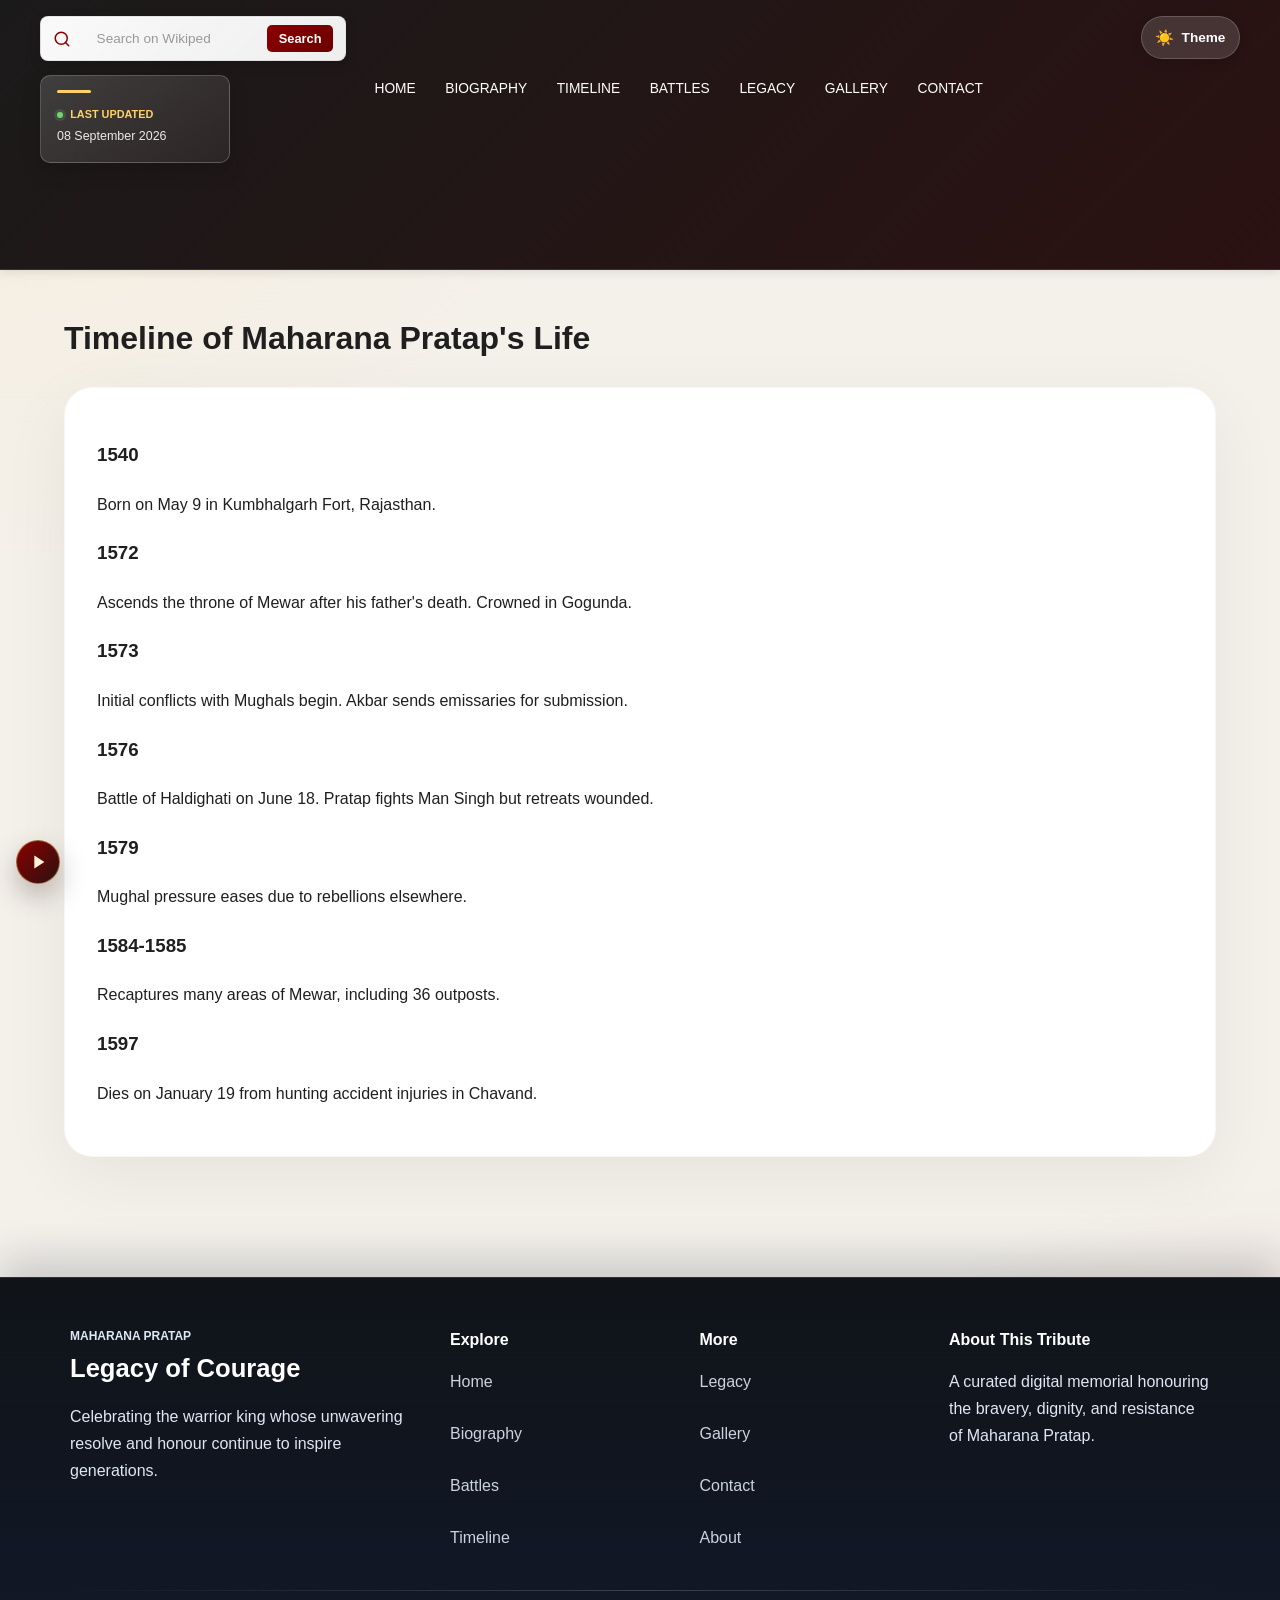
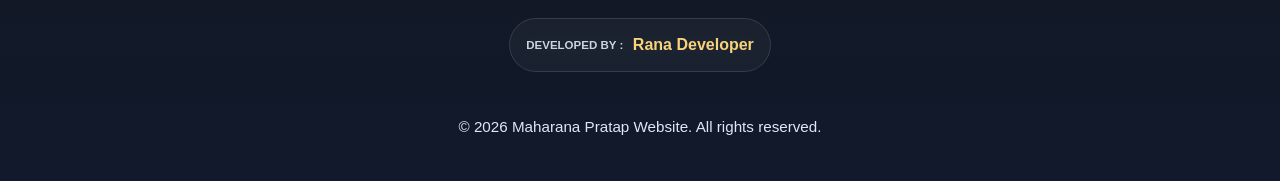
<file: timeline.html>
<!DOCTYPE html>
<html lang="en">
<head>
    <meta charset="UTF-8">
    <meta name="viewport" content="width=device-width, initial-scale=1.0">
    <meta http-equiv="X-UA-Compatible" content="IE=edge">
    <meta http-equiv="Content-Security-Policy" content="default-src 'self'; script-src 'self'; style-src 'self' 'unsafe-inline' https://fonts.googleapis.com; font-src 'self' https://fonts.gstatic.com data:; img-src 'self' data: blob:; media-src 'self'; connect-src 'self' https://en.wikipedia.org; object-src 'none'; base-uri 'self'; form-action 'self'; frame-ancestors 'none'; upgrade-insecure-requests">
    <meta name="referrer" content="no-referrer">
    <meta http-equiv="X-Content-Type-Options" content="nosniff">
    <meta name="description" content="Follow a chronological timeline of Maharana Pratap's life, reign, battles, and legacy.">
    <title>Timeline - Maharana Pratap</title>
    <link rel="preload" as="image" href="hero-front-image.webp">
    <link rel="stylesheet" href="style.css">
</head>
<body>
    <header>
        <nav>
            <div class="wiki-search-container">
                <form id="wiki-search-form" class="wiki-search-form">
                    <svg class="wiki-search-icon" viewBox="0 0 24 24" fill="none" stroke="currentColor" stroke-width="2">
                        <circle cx="11" cy="11" r="8"></circle>
                        <path d="m21 21-4.35-4.35"></path>
                    </svg>
                    <input
                        type="text"
                        id="wiki-search-input"
                        class="wiki-search-input"
                        placeholder="Search on Wikipedia..."
                        aria-label="Wikipedia search"
                        autocomplete="off"
                    >
                    <button type="submit" class="wiki-search-btn" aria-label="Submit search">Search</button>
                </form>
                <div id="wiki-results-container" class="wiki-results-container hidden"></div>
                <aside class="latest-update" aria-label="Latest update">
                    <span class="latest-update__label">Last Updated</span>
                    <p>08 September 2026</p>
                </aside>
            </div>
            <ul>
                <li><a href="index.html">Home</a></li>
                <li><a href="biography.html">Biography</a></li>
                <li><a href="timeline.html">Timeline</a></li>
                <li><a href="battles.html">Battles</a></li>
                <li><a href="legacy.html">Legacy</a></li>
                <li><a href="gallery.html">Gallery</a></li>
                <li><a href="contact.html">Contact</a></li>
            </ul>
            <div class="header-controls">
                <button class="theme-toggle" id="theme-toggle" type="button" aria-label="Switch to dark theme" aria-pressed="false">
                    <span class="theme-toggle-icon" aria-hidden="true">☀️</span>
                    <span class="theme-toggle-label">Theme</span>
                </button>
            </div>
        </nav>
    </header>
    <main>
        <h1>Timeline of Maharana Pratap's Life</h1>
        <section class="timeline">
            <div class="timeline-item">
                <h3>1540</h3>
                <p>Born on May 9 in Kumbhalgarh Fort, Rajasthan.</p>
            </div>
            <div class="timeline-item">
                <h3>1572</h3>
                <p>Ascends the throne of Mewar after his father's death. Crowned in Gogunda.</p>
            </div>
            <div class="timeline-item">
                <h3>1573</h3>
                <p>Initial conflicts with Mughals begin. Akbar sends emissaries for submission.</p>
            </div>
            <div class="timeline-item">
                <h3>1576</h3>
                <p>Battle of Haldighati on June 18. Pratap fights Man Singh but retreats wounded.</p>
            </div>
            <div class="timeline-item">
                <h3>1579</h3>
                <p>Mughal pressure eases due to rebellions elsewhere.</p>
            </div>
            <div class="timeline-item">
                <h3>1584-1585</h3>
                <p>Recaptures many areas of Mewar, including 36 outposts.</p>
            </div>
            <div class="timeline-item">
                <h3>1597</h3>
                <p>Dies on January 19 from hunting accident injuries in Chavand.</p>
            </div>
        </section>
    </main>
    <footer class="site-footer">
        <div class="site-footer__inner">
            <div class="site-footer__brand">
                <p class="site-footer__eyebrow">Maharana Pratap</p>
                <h3>Legacy of Courage</h3>
                <p>Celebrating the warrior king whose unwavering resolve and honour continue to inspire generations.</p>
            </div>

            <div class="site-footer__links">
                <h4>Explore</h4>
                <ul>
                    <li><a href="index.html">Home</a></li>
                    <li><a href="biography.html">Biography</a></li>
                    <li><a href="battles.html">Battles</a></li>
                    <li><a href="timeline.html">Timeline</a></li>
                </ul>
            </div>

            <div class="site-footer__links">
                <h4>More</h4>
                <ul>
                    <li><a href="legacy.html">Legacy</a></li>
                    <li><a href="gallery.html">Gallery</a></li>
                    <li><a href="contact.html">Contact</a></li>
                    <li><a href="about.html">About</a></li>
                </ul>
            </div>

            <div class="site-footer__meta">
                <h4>About This Tribute</h4>
                <p>A curated digital memorial honouring the bravery, dignity, and resistance of Maharana Pratap.</p>
            </div>
        </div>

        <div class="site-footer__divider" aria-hidden="true"></div>

        <div class="site-footer__bottom">
            <div class="footer-developer" aria-label="Developer information">
                <span class="footer-developer__label">Developed by :</span>
                <strong class="footer-developer__name">Rana Developer</strong>
            </div>

            <p class="footer-note">&copy; 2026 Maharana Pratap Website. All rights reserved.</p>
        </div>

        <button id="backToTop" type="button" aria-label="Back to top">Back to Top</button>
    </footer>
    <script src="jscript.js"></script>
</body>
</html>
</file>
<file: style.css>
@import url('https://fonts.googleapis.com/css2?family=Inter:wght@400;500;600;700&family=Playfair+Display:wght@600;700&display=swap');

:root {
    color-scheme: light;
    --page-bg: radial-gradient(circle at top left, rgba(255, 210, 140, 0.15), transparent 28%),
                radial-gradient(circle at bottom right, rgba(139, 0, 0, 0.14), transparent 28%),
                #f4f1eb;
    --surface-bg: #ffffff;
    --surface-strong: #f7f1e6;
    --text-color: #1f1f1f;
    --muted-text: #5e5e5e;
    --border-color: rgba(0, 0, 0, 0.08);
    --header-bg: linear-gradient(135deg, #1b1a1a 0%, #2b1111 100%);
    --nav-link-color: #ffffff;
    --nav-link-hover: #ffd280;
    --control-bg: rgba(255, 255, 255, 0.14);
    --control-border: rgba(255, 255, 255, 0.18);
    --control-hover: rgba(255, 255, 255, 0.22);
    --input-bg: rgba(255, 255, 255, 0.98);
    --card-shadow: 0 10px 30px rgba(0, 0, 0, 0.08);
}

body {
    font-family: 'Inter', Arial, sans-serif;
    margin: 0;
    padding: 0;
    background: var(--page-bg);
    color: var(--text-color);
    line-height: 1.75;
    transition: background-color 0.25s ease, color 0.25s ease;
}

body[data-theme="dark"] {
    color-scheme: dark;
    --page-bg: linear-gradient(135deg, #04070d 0%, #161d2b 100%);
    --surface-bg: #111827;
    --surface-strong: #1a2232;
    --text-color: #f5f5f5;
    --muted-text: #cbd5e1;
    --border-color: rgba(255, 255, 255, 0.12);
    --header-bg: linear-gradient(135deg, #0f172a 0%, #111827 100%);
    --nav-link-color: #f8fafc;
    --nav-link-hover: #fbbf24;
    --control-bg: rgba(255, 255, 255, 0.12);
    --control-border: rgba(255, 255, 255, 0.14);
    --control-hover: rgba(255, 255, 255, 0.2);
    --input-bg: rgba(17, 24, 39, 0.9);
    --card-shadow: 0 12px 32px rgba(0, 0, 0, 0.3);
}

* {
    box-sizing: border-box;
}

header {
    background: var(--header-bg);
    color: white;
    padding: 1.25rem 2rem;
    box-shadow: 0 2px 10px rgba(0, 0, 0, 0.1);
    border-bottom: 1px solid rgba(255, 255, 255, 0.1);
}

nav {
    display: flex;
    justify-content: flex-start;
    align-items: center;
    gap: 1.2rem;
    flex-wrap: nowrap;
    max-width: 1200px;
    margin: 0 auto;
}

nav ul {
    display: flex;
    gap: 1rem;
    list-style: none;
    margin: 0;
    padding: 0;
}

nav ul li a {
    color: var(--nav-link-color);
    text-decoration: none;
    font-size: 0.9rem;
    transition: color 0.3s ease;
}

nav ul li a:hover {
    color: var(--nav-link-hover);
}

.wiki-search-container {
    flex-shrink: 0;
    order: -1;
    position: relative;
}

.wiki-search-form {
    display: flex;
    align-items: center;
    background: linear-gradient(135deg, rgba(255, 255, 255, 0.98) 0%, rgba(250, 250, 250, 0.95) 100%);
    border-radius: 8px;
    padding: 8px 12px;
    box-shadow: 0 4px 12px rgba(0, 0, 0, 0.15), inset 0 1px 0 rgba(255, 255, 255, 0.5);
    white-space: nowrap;
    border: 1px solid rgba(0, 0, 0, 0.08);
    transition: all 0.3s ease;
    animation: wiki-search-enter 0.7s ease-out both;
}

.wiki-search-form:focus-within {
    box-shadow: 0 6px 20px rgba(0, 0, 0, 0.2), inset 0 1px 0 rgba(255, 255, 255, 0.5);
    border-color: rgba(0, 0, 0, 0.12);
    transform: translateY(-2px);
}

.wiki-search-icon {
    width: 18px;
    height: 18px;
    color: #8B0000;
    flex-shrink: 0;
    margin-right: 8px;
    stroke-linecap: round;
    stroke-linejoin: round;
    transition: transform 0.3s ease;
}

.wiki-search-form:focus-within .wiki-search-icon {
    transform: rotate(-12deg) scale(1.08);
}

.wiki-search-input {
    border: none;
    padding: 6px 0;
    font-size: 0.85rem;
    font-family: 'Inter', Arial, sans-serif;
    color: #1f1f1f;
    background: transparent;
    outline: none;
    width: 150px;
    min-width: 120px;
    transition: width 0.3s ease;
}

.wiki-search-input::placeholder {
    color: #999;
}

.wiki-search-input:focus {
    width: 180px;
}

.wiki-search-btn {
    background: linear-gradient(135deg, #8B0000 0%, #6b0000 100%);
    border: none;
    color: white;
    cursor: pointer;
    font-size: 0.8rem;
    font-weight: 600;
    padding: 6px 12px;
    border-radius: 5px;
    margin-left: 8px;
    transition: all 0.2s ease;
    flex-shrink: 0;
    letter-spacing: 0.5px;
}

.wiki-search-btn:hover {
    background: linear-gradient(135deg, #a00000 0%, #8B0000 100%);
    box-shadow: 0 2px 8px rgba(139, 0, 0, 0.3);
    transform: translateY(-1px);
}

.wiki-search-btn:active {
    transform: translateY(0);
    box-shadow: 0 1px 4px rgba(139, 0, 0, 0.2);
}

@keyframes wiki-search-enter {
    from {
        opacity: 0;
        transform: translateY(-10px) scale(0.98);
    }
    to {
        opacity: 1;
        transform: translateY(0) scale(1);
    }
}

@media (prefers-reduced-motion: reduce) {
    .wiki-search-form {
        animation: none;
    }

    .wiki-search-form,
    .wiki-search-icon {
        transition: none;
    }
}

/* Wikipedia Results Container */
.wiki-results-container {
    position: absolute;
    top: 100%;
    left: 0;
    right: 0;
    background: white;
    border: 1px solid #ddd;
    border-top: none;
    border-radius: 0 0 8px 8px;
    max-height: 500px;
    overflow-y: auto;
    z-index: 1000;
    box-shadow: 0 8px 24px rgba(0, 0, 0, 0.15);
}

.wiki-results-container.hidden {
    display: none;
}

.wiki-result-item {
    display: block;
    width: 100%;
    padding: 12px 16px;
    border-bottom: 1px solid #eee;
    color: inherit;
    background: transparent;
    border-top: none;
    border-left: none;
    border-right: none;
    cursor: pointer;
    text-align: left;
    text-decoration: none;
    font: inherit;
    transition: background 0.2s ease;
}

.wiki-result-item:last-child {
    border-bottom: none;
}

.wiki-result-item:hover {
    background: #f8f8f8;
}

.wiki-result-title {
    font-weight: 600;
    color: #1f1f1f;
    margin-bottom: 4px;
    font-size: 0.9rem;
}

.wiki-result-excerpt {
    color: #666;
    font-size: 0.8rem;
    line-height: 1.4;
    display: -webkit-box;
    -webkit-line: 2;
    -webkit-box-orient: vertical;
    overflow: hidden;
}

.wiki-loading {
    padding: 16px;
    text-align: center;
    color: #666;
    font-size: 0.85rem;
}

.wiki-error {
    padding: 12px 16px;
    color: #8B0000;
    font-size: 0.85rem;
}

.wiki-no-results {
    padding: 16px;
    text-align: center;
    color: #999;
    font-size: 0.85rem;
}

.wiki-article-preview {
    padding: 16px;
}

.wiki-article-preview h3 {
    margin: 0 0 8px;
    color: #1f1f1f;
    font-size: 1rem;
    line-height: 1.3;
}

.wiki-article-preview p {
    margin: 0;
    color: #444;
    font-size: 0.82rem;
    line-height: 1.55;
}

.wiki-article-preview .wiki-article-source {
    margin-top: 12px;
    color: #777;
    font-size: 0.72rem;
}

.header-controls {
    display: flex;
    align-items: center;
    gap: 0.75rem;
    flex-shrink: 0;
    margin-left: auto;
}

.theme-toggle {
    display: inline-flex;
    align-items: center;
    gap: 0.45rem;
    padding: 0.55rem 0.85rem;
    border-radius: 999px;
    border: 1px solid var(--control-border);
    background: var(--control-bg);
    color: var(--nav-link-color);
    cursor: pointer;
    font: inherit;
    font-size: 0.85rem;
    font-weight: 600;
    transition: transform 0.2s ease, background 0.2s ease, box-shadow 0.2s ease;
    box-shadow: 0 4px 12px rgba(0, 0, 0, 0.12);
}

.theme-toggle:hover {
    transform: translateY(-1px);
    background: var(--control-hover);
}

.theme-toggle:focus-visible {
    outline: 2px solid var(--nav-link-hover);
    outline-offset: 2px;
}

.theme-toggle-icon {
    font-size: 0.95rem;
    line-height: 1;
}

.language-selector {
    flex-shrink: 0;
}

.language-selector select {
    border: 1px solid var(--control-border);
    background: var(--input-bg);
    color: var(--text-color);
    padding: 0.55rem 0.85rem;
    border-radius: 999px;
    font: inherit;
    font-weight: 600;
    cursor: pointer;
    box-shadow: 0 4px 12px rgba(0, 0, 0, 0.12);
}

.info-highlight {
    background-color: #fff9f0; /* Soft parchment background */
    border-left: 5px solid #8B0000; /* Dark red accent matching your event cards */
    padding: 2rem;
    margin: 20px 0;
    max-width: none;
    border-radius: 8px;
    box-shadow: 0 4px 15px rgba(0,0,0,0.1);
}

.info-badge {
    background-color: #8B0000;
    color: white;
    display: inline-block;
    padding: 4px 12px;
    font-size: 0.8rem;
    font-weight: bold;
    border-radius: 20px;
    margin-bottom: 15px;
}

.info-highlight h2 {
    color: #333;
    margin-bottom: 10px;
}

.info-highlight p {
    color: #555;
    line-height: 1.6;
}

.info-meta {
    margin-top: 15px;
    font-size: 0.9rem;
    color: #8B0000;
    font-weight: bold;
}

.info-meta span {
    margin-right: 20px;
}

/* Mobile Responsiveness */
@media (max-width: 960px) {
    nav {
        flex-wrap: wrap;
        gap: 0.9rem;
    }

    .header-controls {
        margin-left: auto;
        margin-top: 0.25rem;
    }
}

@media (max-width: 768px) {
    header {
        padding: 1rem 1rem 1.1rem;
    }

    nav {

        align-items: flex-start;
    }

    .wiki-search-container {
        width: 100%;
        order: 0;
    }

    .wiki-search-form {
        width: 100%;
    }

    .wiki-search-input {
        width: 100%;
    }

    .header-controls {
        width: 100%;
        justify-content: flex-end;
        margin-left: 0;
        margin-top: 0.35rem;
    }

    .theme-toggle {
        padding: 0.5rem 0.75rem;
    }

    .info-highlight {
        margin: 10px;
        padding: 1.5rem;
    }
}

@media (max-width: 520px) {
    .header-controls {
        justify-content: space-between;
        gap: 0.55rem;
    }

    .theme-toggle {
        flex: 1;
        justify-content: center;
    }

    .language-selector {
        flex: 1;
    }

    .language-selector select {
        width: 100%;
        text-align: center;
    }
}

/* Center the whole section */
.info-highlight {
  display: flex;
  flex-direction: column;      /* Stack ticker + container */
  justify-content: center;
  align-items: center;
  grid-column: 1 / -1;
  justify-self: stretch;
  width: 100%;
  box-sizing: border-box;
  min-height: 10vh;           /* Full viewport height */
  padding: 2rem 0;
  background: #f5f5dc;
}


/* Announcement box */
.info-container {
  box-sizing: border-box;
  width: 100%;
  padding: 30px 60px;
  text-align: center;
  background: #fff;
  border: 3px solid maroon;
  border-radius: 8px;
  box-shadow: 0 4px 12px rgba(0,0,0,0.2);
  margin-top: 20px;            /* Space below ticker */
} 



/* Scrolling ticker ABOVE the box */
.scroll-wrapper {
  width: 100%;                 /* Full width across page */
  overflow: hidden;
  background: maroon;
}

.scroll-text {
  display: inline-block;
  white-space: nowrap;
  color: #fff;
  font-weight: bold;
  font-size: 1.4rem;
  padding: 16px 0;
  animation: scroll-text 12s linear infinite;
}

/* Keyframes for horizontal scrolling */
@keyframes scroll-text {
  0%   { transform: translateX(100%); }
  100% { transform: translateX(-100%); }
}

nav {
    max-width: 1200px;
    margin: 0 auto;
}

nav ul {
    list-style: none;
    padding: 0;
    margin: 0;
    display: flex;
    justify-content: center;
    flex-wrap: wrap;
    gap: 2rem;
}

nav ul li {
    margin: 0;
}

.language-selector {
    position: absolute;
    top: 1rem;
    right: 2rem;
}

#language-select {
    padding: 0.5rem;
    border: 1px solid rgba(255, 255, 255, 0.3);
    border-radius: 6px;
    background: rgba(255, 255, 255, 0.1);
    color: white;
    font-size: 0.9rem;
}

#language-select option {
    background: #1b1a1a;
    color: white;
}

nav ul li a {
    color: #ffffff;
    text-decoration: none;
    padding: 0.75rem 1.25rem;
    border-radius: 6px;
    font-size: 1rem;
    font-weight: 500;
    letter-spacing: 0.025em;
    text-transform: uppercase;
    transition: all 0.3s ease;
    position: relative;
}

nav ul li a::after {
    content: '';
    position: absolute;
    bottom: 0;
    left: 50%;
    width: 0;
    height: 2px;
    background-color: #ffd166;
    transition: width 0.3s ease, left 0.3s ease;
}

nav ul li a:hover::after,
nav ul li a:focus::after {
    width: 100%;
    left: 0;
}

nav ul li a:hover,
nav ul li a:focus {
    color: #ffd166;
    background-color: rgba(255, 255, 255, 0.05);
    transform: translateY(-1px);
}

nav ul li a:focus {
    outline: 2px solid #ffd166;
    outline-offset: 2px;
}

@media (min-width: 961px) {
    nav {
        padding-right: 245px;
        padding-bottom: 90px;
    }

    nav ul {
        flex: 1 1 auto;
        flex-wrap: nowrap;
        justify-content: flex-start;
        gap: 0.35rem;
    }

    nav ul li a {
        padding: 0.55rem 0.75rem;
        font-size: 0.9rem;
    }

    .header-controls {
        position: absolute;
        top: 0;
        right: 0;
        margin-left: 0;
    }

    .language-selector {
        position: static;
    }

    nav > .latest-update {
        position: absolute;
        top: 52px;
        right: 0;
        width: 189px;
        margin: 0;
    }
}

main {
    max-width: 1200px;
    margin: 0 auto;
    padding: 2.5rem 1.5rem;
}

.latest-update {
    position: relative;
    width: 190px;
    margin-top: 0.85rem;
    padding: 0.9rem 1rem 1rem;
    overflow: hidden;
    border: 1px solid rgba(255, 255, 255, 0.2);
    border-radius: 10px;
    background: linear-gradient(145deg, rgba(255, 255, 255, 0.16), rgba(255, 255, 255, 0.06));
    box-shadow: 0 8px 20px rgba(0, 0, 0, 0.16);
}

.latest-update::before {
    display: block;
    width: 34px;
    height: 3px;
    margin-bottom: 0.75rem;
    border-radius: 3px;
    background: #ffd166;
    content: '';
}

nav > .latest-update {
    order: -1;
}

.latest-update__label {
    display: flex;
    align-items: center;
    gap: 0.45rem;
    margin-bottom: 0.2rem;
    color: #ffd166;
    font-size: 0.68rem;
    font-weight: 700;
    letter-spacing: 0.14em;
    text-transform: uppercase;
}

.latest-update__label::before {
    width: 6px;
    height: 6px;
    border-radius: 50%;
    background: #72d572;
    box-shadow: 0 0 0 3px rgba(114, 213, 114, 0.16);
    content: '';
}

.latest-update__date {
    display: block;
    margin-bottom: 0.55rem;
    color: rgba(255, 255, 255, 0.62);
    font-size: 0.62rem;
    letter-spacing: 0.1em;
}

.latest-update p {
    margin: 0;
    color: rgba(255, 255, 255, 0.9);
    font-size: 0.78rem;
    line-height: 1.5;
}

#hero {
    border-radius: 32px;
    overflow: hidden;
    margin-bottom: 2rem;
    background: linear-gradient(135deg, rgba(24, 10, 10, 0.9), rgba(103, 17, 17, 0.92));
    color: white;
}

.hero-content {
    display: grid;
    grid-template-columns: 1.45fr 1fr;
    gap: 2.25rem;
    align-items: stretch;
    padding: 3rem 3rem 2rem;
}

.hero-copy {
    max-width: 620px;
}

.eyebrow {
    display: inline-block;
    text-transform: uppercase;
    letter-spacing: 0.3em;
    color: #ffd166;
    font-size: 0.9rem;
    margin-bottom: 1rem;
    font-weight: 700;
}

#hero h1 {
    font-family: 'Playfair Display', serif;
    font-size: clamp(3rem, 4.5vw, 4.4rem);
    margin: 0 0 1rem;
    line-height: 1.02;
    letter-spacing: -0.03em;
}

#hero p {
    font-size: 1.05rem;
    max-width: 640px;
    margin-bottom: 1.8rem;
    color: rgba(255, 255, 255, 0.92);
}

.hero-image {
    position: relative;
    width: 100%;
    min-height: 420px;
    border-radius: 24px;
    overflow: hidden;
    display: block;
}

.hero-image img {
    width: 100%;
    height: 100%;
    min-height: 100%;
    object-fit: cover;
    object-position: center;
    display: block;
    box-shadow: 0 34px 90px rgba(0, 0, 0, 0.35);
}

.btn {
    display: inline-block;
    background-color: #ffd166;
    color: #1d1d1d;
    text-decoration: none;
    padding: 1rem 1.9rem;
    border-radius: 999px;
    font-weight: 700;
    transition: transform 0.25s ease, background-color 0.25s ease, box-shadow 0.25s ease;
}

.btn:hover {
    transform: translateY(-2px);
    background-color: #ffcb3c;
    box-shadow: 0 16px 30px rgba(255, 181, 0, 0.18);
}

.card-grid {
    display: grid;
    grid-template-columns: repeat(auto-fit, minmax(260px, 1fr));
    gap: 1.5rem;
    margin-bottom: 2rem;
}

.home-scroll-gallery {
    overflow: hidden;
    padding: 1rem 0 0;
    margin-bottom: 2rem;
}

.home-scroll-track {
    display: flex;
    gap: 1.5rem;
    animation: home-scroll 35s linear infinite;
    padding-bottom: 1rem;
}

.home-scroll-track:hover {
    animation-play-state: paused;
}

.home-scroll-item {
    flex: 0 0 320px;
    min-width: 320px;
    background: white;
    border-radius: 24px;
    overflow: hidden;
    box-shadow: 0 24px 80px rgba(0, 0, 0, 0.08);
    border: 1px solid rgba(0,0,0,0.03);
}


.home-scroll-item img {
    width: 100%;
    height: 320px;
    object-fit: cover;
    object-position: center;
    background-color: #f4f1eb;
    display: block;
}


.statue-img {
    object-fit: contain;
    object-position: center top;
}

.home-scroll-item p {
    padding: 1rem;
    margin: 0;
    font-weight: 700;
    color: #2f2f2f;
    text-align: center;
}

@keyframes home-scroll {
    0% { transform: translateX(0); }
    100% { transform: translateX(-50%); }
}

.card {
    background: rgba(255, 255, 255, 0.95);
    border-radius: 24px;
    padding: 2rem;
    box-shadow: 0 28px 80px rgba(0, 0, 0, 0.08);
    border: 1px solid rgba(255, 255, 255, 0.4);
}

.card h3 {
    margin-top: 0;
    color: #8b0000;
    font-family: 'Playfair Display', serif;
}

#upcoming-events {
    background: linear-gradient(135deg, rgba(255, 209, 0, 0.1), rgba(139, 0, 0, 0.05));
    padding: 3rem 2rem;
    border-radius: 32px;
    margin-bottom: 2rem;
    text-align: center;
}

#upcoming-events h2 {
    color: #8b0000;
    font-family: 'Playfair Display', serif;
    margin-bottom: 1rem;
    font-size: 2.5rem;
}

.show-events-btn {
    background: #8b0000;
    color: white;
    border: none;
    padding: 0.75rem 1.5rem;
    border-radius: 25px;
    font-weight: 700;
    cursor: pointer;
    margin-bottom: 2rem;
    transition: background 0.3s ease;
}

.show-events-btn:hover {
    background: #a21515;
}

#upcoming-events {
    transition: opacity 0.5s ease;
}

#upcoming-events.show {
    opacity: 1;
}

#events, #present-events {
    opacity: 1;
}

.upcoming-grid {
    display: grid;
    grid-template-columns: repeat(auto-fit, minmax(300px, 1fr));
    gap: 2rem;
    max-width: 1200px;
    margin: 0 auto;
}

.upcoming-card {
    background: linear-gradient(135deg, #ffffff 0%, #f9f9f9 100%);
    border-radius: 24px;
    padding: 2rem;
    box-shadow: 0 20px 60px rgba(0, 0, 0, 0.1);
    border: 2px solid #ffd166;
    transition: transform 0.3s ease, box-shadow 0.3s ease;
    position: relative;
    overflow: hidden;
}

.upcoming-card::before {
    content: '';
    position: absolute;
    top: 0;
    left: 0;
    right: 0;
    height: 4px;
    background: linear-gradient(90deg, #8b0000, #ffd166);
}

.event-date {
    background: #8b0000;
    color: white;
    padding: 0.5rem 1rem;
    border-radius: 20px;
    font-weight: 700;
    font-size: 0.9rem;
    display: inline-block;
    margin-bottom: 1rem;
    text-transform: uppercase;
    letter-spacing: 0.05em;
}

#upcoming-events .event-detail-date {
    background: #fcff66;
    color: #2b1111;
    padding: 0.1rem 0.35rem;
    border-radius: 6px;
    font-weight: 700;
}

.upcoming-card h3 {
    color: #2b1111;
    margin: 0 0 1rem;
    font-size: 1.4rem;
}

.upcoming-card p {
    color: #555;
    margin: 0 0 1.5rem;
    line-height: 1.6;
}

.event-link {
    display: inline-block;
    background: #ffd166;
    color: #1d1d1d;
    padding: 0.75rem 1.5rem;
    border-radius: 25px;
    text-decoration: none;
    font-weight: 700;
    transition: background 0.3s ease, transform 0.3s ease;
}

.event-link:hover {
    background: #ffcb3c;
    transform: scale(1.05);
}

.event-details {
    margin-top: 1rem;
    padding: 1rem;
    background: rgba(255, 209, 0, 0.1);
    border-radius: 12px;
    border: 1px solid #ffd166;
}

section {
    margin-bottom: 2rem;
    background: white;
    padding: 2rem;
    border-radius: 28px;
    box-shadow: 0 18px 70px rgba(0, 0, 0, 0.06);
    border: 1px solid rgba(0,0,0,0.03);
}

h1, h2 {
    margin-top: 0;
}

h2 {
    color: #8b0000;
    font-family: 'Playfair Display', serif;
    border-bottom: 3px solid #ffb703;
    padding-bottom: 0.7rem;
}

.scroll-gallery {
    padding: 0;
    margin-bottom: 2rem;
}

.gallery-controls {
    display: flex;
    align-items: center;
    gap: 1rem;
}

.gallery-window {
    overflow-x: auto;
    scroll-behavior: smooth;
    flex: 1 1 auto;
    min-width: 0;
}

.gallery-window::-webkit-scrollbar {
    height: 10px;
}

.gallery-window::-webkit-scrollbar-track {
    background: transparent;
}

.gallery-window::-webkit-scrollbar-thumb {
    background: rgba(0, 0, 0, 0.2);
    border-radius: 999px;
}

.scroll-track {
    display: flex;
    gap: 1.5rem;
    padding: 1rem 0;
}

.scroll-item {
    flex: 0 0 320px;
    width: 320px;
    background: white;
    border-radius: 24px;
    padding: 0;
    margin-bottom: 0;
    overflow: hidden;
    box-shadow: 0 24px 80px rgba(0, 0, 0, 0.08);
    border: 1px solid rgba(0, 0, 0, 0.03);
}

.scroll-item img {
    width: 100%;
    height: 280px;
    object-fit: cover;
    object-position: center;
    background-color: #f4f1eb;
    display: block;
}

.scroll-item p {
    padding: 1.25rem;
    margin: 0;
    font-weight: 700;
    color: #2f2f2f;
    text-align: center;
}

.gallery-nav {
    width: 48px;
    height: 48px;
    border: none;
    border-radius: 50%;
    background: #8b0000;
    color: white;
    cursor: pointer;
    font-size: 1.4rem;
    display: inline-flex;
    align-items: center;
    justify-content: center;
    transition: transform 0.2s ease, background-color 0.2s ease;
}

.gallery-nav:hover {
    transform: translateY(-2px);
    background-color: #a21515;
}

.scroll-note {
    margin-top: 0.75rem;
    text-align: center;
    color: #666;
    font-size: 0.95rem;
}

.gallery-open-image {
    cursor: zoom-in;
}

.gallery-open-image:focus-visible {
    outline: 3px solid #ffd166;
    outline-offset: 4px;
}

.gallery-caption {
    max-width: 820px;
    margin: 0 auto 1.5rem;
    padding: 0.85rem 1rem;
    border-radius: 20px;
    background: rgba(255, 223, 159, 0.15);
    color: #2b1111;
    font-weight: 600;
    text-align: center;
    box-shadow: inset 0 0 0 1px rgba(139, 0, 0, 0.08);
}

@media (max-width: 760px) {
    .gallery-caption {
        padding: 0.9rem 0.95rem;
        font-size: 0.95rem;
    }
}

.gallery-lightbox {
    position: fixed;
    inset: 0;
    z-index: 3000;
    display: grid;
    place-items: center;
    padding: clamp(1rem, 3vw, 2rem);
    background: rgba(13, 10, 10, 0.94);
    opacity: 0;
    visibility: hidden;
    pointer-events: none;
    transition: opacity 0.2s ease, visibility 0.2s ease;
}

.gallery-lightbox.is-open {
    opacity: 1;
    visibility: visible;
    pointer-events: auto;
}

.gallery-lightbox-figure {
    width: min(100%, 1160px);
    max-height: 92vh;
    margin: 0;
    display: grid;
    grid-template-rows: minmax(0, 1fr) auto;
    gap: 0.85rem;
    justify-items: center;
}

.gallery-lightbox-image {
    display: block;
    width: auto;
    max-width: 100%;
    max-height: min(82vh, 760px);
    object-fit: contain;
    border-radius: 8px;
    background: #f4f1eb;
    box-shadow: 0 28px 80px rgba(0, 0, 0, 0.46);
}

.gallery-lightbox-caption {
    max-width: min(100%, 760px);
    color: #fff8e8;
    text-align: center;
    font-weight: 700;
    line-height: 1.45;
}

.gallery-lightbox-close {
    position: absolute;
    top: clamp(0.75rem, 2vw, 1.5rem);
    right: clamp(0.75rem, 2vw, 1.5rem);
    width: 44px;
    height: 44px;
    padding: 0;
    border-radius: 50%;
    background: #fff8e8;
    color: #2b1111;
    font-size: 2rem;
    line-height: 1;
    display: inline-flex;
    align-items: center;
    justify-content: center;
    box-shadow: 0 12px 30px rgba(0, 0, 0, 0.32);
}

.gallery-lightbox-close:hover {
    background: #ffd166;
    color: #1f1f1f;
}

.lightbox-open {
    overflow: hidden;
}

@media (max-width: 760px) {
    .gallery-controls {
        flex-direction: column;
        align-items: stretch;
    }

    .gallery-nav {
        width: 100%;
        border-radius: 18px;
    }

    .gallery-lightbox {
        padding: 4.25rem 0.75rem 1rem;
    }

    .gallery-lightbox-image {
        max-height: 74vh;
    }
}


form {
    display: grid;
    gap: 1.1rem;
    max-width: 540px;
    margin: 0 auto;
}

label {
    font-weight: 700;
}

input, textarea {
    padding: 1rem 1rem;
    border: 1px solid #dcdcdc;
    border-radius: 18px;
    font-size: 1rem;
    width: 100%;
    background: #faf7f2;
}

textarea {
    min-height: 170px;
    resize: vertical;
}

button {
    margin-top: 1rem;
    padding: 1rem 1.2rem;
    background-color: #8b0000;
    color: white;
    border: none;
    border-radius: 18px;
    cursor: pointer;
    font-weight: 700;
    transition: transform 0.25s ease, background-color 0.25s ease;
}

button:hover {
    transform: translateY(-2px);
    background-color: #a21515;
}

.site-footer {
    position: relative;
    margin-top: 3rem;
    background: linear-gradient(180deg, rgba(11, 15, 20, 0.98), rgba(15, 23, 42, 0.99));
    color: #edf2f7;
    border-top: 1px solid rgba(148, 163, 184, 0.18);
    box-shadow: 0 -18px 40px rgba(15, 23, 42, 0.18);
}

.site-footer__inner {
    max-width: 1180px;
    margin: 0 auto;
    padding: 3rem 1.25rem 1.5rem;
    display: grid;
    grid-template-columns: 1.6fr 1fr 1fr 1.2fr;
    gap: 2rem;
    align-items: start;
}

.site-footer__brand,
.site-footer__links,
.site-footer__meta {
    position: relative;
    z-index: 1;
}

.site-footer__eyebrow {
    margin: 0 0 0.8rem;
    color: #fbbf24;
    font-size: 0.75rem;
    font-weight: 800;
    letter-spacing: 0.14em;
    text-transform: uppercase;
}

.site-footer__brand h3 {
    margin: 0 0 0.75rem;
    font-size: clamp(1.5rem, 2vw, 2rem);
    color: #ffffff;
}

.site-footer__brand p,
.site-footer__links a,
.site-footer__meta p {
    color: #dfe7f5;
    line-height: 1.7;
    margin: 0;
}

.site-footer__links h4,
.site-footer__meta h4 {
    margin: 0 0 0.9rem;
    color: #ffffff;
    font-size: 1rem;
    font-weight: 700;
}

.site-footer__links ul {
    list-style: none;
    padding: 0;
    margin: 0;
    display: grid;
    gap: 0.65rem;
}

.site-footer__links a {
    text-decoration: none;
    opacity: 0.9;
    transition: color 0.2s ease, transform 0.2s ease;
}

.site-footer__links a:hover,
.site-footer__links a:focus-visible {
    color: #fbbf24;
    transform: translateX(3px);
}

.site-footer__divider {
    max-width: 1180px;
    margin: 0 auto;
    height: 1px;
    background: linear-gradient(90deg, transparent, rgba(255, 255, 255, 0.18), transparent);
}

.site-footer__bottom {
    max-width: 1180px;
    margin: 0 auto;
    padding: 1.7rem 1.25rem 2.5rem;
    display: grid;
    gap: 1.4rem;
}

.footer-note {
    text-align: center;
    margin: 0;
    color: #dfe7f5;
    font-size: 0.95rem;
}

.footer-developer {
    display: flex;
    flex-wrap: wrap;
    align-items: center;
    justify-content: center;
    gap: 0.6rem;
    width: fit-content;
    max-width: 100%;
    margin: 0 auto 1.25rem;
    padding: 0.75rem 1rem;
    border: 1px solid rgba(255, 255, 255, 0.12);
    border-radius: 999px;
    background: rgba(255, 255, 255, 0.04);
    backdrop-filter: blur(8px);
}

.footer-developer__label {
    color: #cbd5e1;
    font-size: 0.72rem;
    font-weight: 700;
    letter-spacing: 0.12em;
    text-transform: uppercase;
}

.footer-developer__name {
    color: #f8d37a;
    font-size: 1rem;
    font-weight: 700;
    letter-spacing: 0.04em;
}

@media (max-width: 640px) {
    .footer-developer {
        border-radius: 18px;
        padding: 0.7rem 0.9rem;
    }
}

.intro-grid {
    display: grid;
    grid-template-columns: 1.4fr 1fr;
    gap: 2rem;
    align-items: center;
}

.intro-image img {
    width: 100%;
    border-radius: 24px;
    object-fit: cover;
    box-shadow: 0 26px 70px rgba(0, 0, 0, 0.16);
}

ul {
    padding-left: 1.5rem;
}

li {
    margin-bottom: 0.85rem;
}

@media (max-width: 900px) {
    .hero-content,
    .intro-grid {
        grid-template-columns: 1fr;
    }
}

@media (max-width: 640px) {
    nav ul {
        flex-direction: column;
        align-items: center;
    }

    main {
        padding: 1.5rem 1rem;
    }

    #hero {
        padding: 1rem;
    }
}

@media (max-width: 900px) {
    .hero-content,
    .intro-grid {
        grid-template-columns: 1fr;
    }
}

@media (max-width: 640px) {
    nav ul {
        flex-direction: column;
        align-items: center;
    }

    #hero {
        padding: 2rem 1.5rem;
    }
}

.developer-section {
    margin: 1.5rem auto 0;
    max-width: 760px;
    padding: 0 1rem;
}

.developer-card {
    display: grid;
    grid-template-columns: minmax(120px, 170px) 1fr;
    gap: 1.2rem;
    align-items: center;
    padding: 1.25rem;
    border-radius: 24px;
    background: linear-gradient(135deg, rgba(255, 255, 255, 0.96), rgba(248, 240, 224, 0.95));
    border: 1px solid rgba(139, 0, 0, 0.12);
    box-shadow: 0 18px 40px rgba(0, 0, 0, 0.12);
    backdrop-filter: blur(10px);
}

body[data-theme="dark"] .developer-card {
    background: linear-gradient(135deg, rgba(17, 24, 39, 0.95), rgba(31, 41, 55, 0.95));
    border-color: rgba(255, 255, 255, 0.14);
    box-shadow: 0 18px 40px rgba(0, 0, 0, 0.28);
}

.developer-visual {
    display: grid;
    justify-items: center;
    gap: 0.75rem;
}

.dev-badge {
    display: inline-flex;
    align-items: center;
    justify-content: center;
    padding: 0.35rem 0.7rem;
    border-radius: 999px;
    background: rgba(139, 0, 0, 0.08);
    color: #8B0000;
    font-size: 0.75rem;
    font-weight: 700;
    letter-spacing: 0.08em;
    text-transform: uppercase;
}

body[data-theme="dark"] .dev-badge {
    background: rgba(251, 191, 36, 0.16);
    color: #fbbf24;
}

.dev-image {
    display: block;
    width: clamp(110px, 16vw, 150px);
    height: clamp(110px, 16vw, 150px);
    object-fit: contain;
    padding: 6px;
    background: linear-gradient(135deg, #fff8e8, #f1e0b3);
    border: 1px solid rgba(139, 0, 0, 0.16);
    border-radius: 18px;
    box-shadow: 0 10px 24px rgba(0, 0, 0, 0.16);
}

.developer-content {
    text-align: left;
}

.dev-role {
    margin: 0 0 0.3rem;
    color: var(--muted-text);
    font-size: 0.8rem;
    font-weight: 700;
    letter-spacing: 0.12em;
    text-transform: uppercase;
}

.dev-name {
    display: inline-flex;
    align-items: center;
    justify-content: flex-start;
    min-height: 44px;
    padding: 0.2rem 0;
    font-size: 1.15rem;
    font-weight: 700;
    margin: 0 0 0.45rem;
    letter-spacing: 0.03em;
    color: #8B0000;
    cursor: pointer;
    user-select: none;
    touch-action: manipulation;
    -webkit-tap-highlight-color: rgba(139, 0, 0, 0.16);
    transition: color 0.2s ease, transform 0.2s ease;
}

.dev-name::after {
    content: '▾';
    margin-left: 0.45rem;
    font-size: 0.95rem;
    transition: transform 0.2s ease;
}

.developer-section.is-open .dev-name::after {
    transform: rotate(180deg);
}

.dev-name:hover,
.dev-name:focus-visible {
    color: #b10000;
    transform: translateY(-1px);
}

.dev-name:focus-visible {
    outline: 2px solid rgba(139, 0, 0, 0.45);
    outline-offset: 4px;
    border-radius: 6px;
}

.dev-bio {
    display: none;
    font-size: 0.95rem;
    color: var(--muted-text);
    max-width: 620px;
    margin: 0 0 0.8rem;
    line-height: 1.6;
}

.developer-section.is-open .dev-bio {
    display: block;
}

.dev-bio[hidden] {
    display: none;
}

.dev-highlights {
    display: flex;
    flex-wrap: wrap;
    gap: 0.5rem;
    list-style: none;
    padding: 0;
    margin: 0;
}

.dev-highlights li {
    padding: 0.4rem 0.7rem;
    border-radius: 999px;
    background: rgba(139, 0, 0, 0.08);
    color: #6b1d1d;
    font-size: 0.8rem;
    font-weight: 600;
}

body[data-theme="dark"] .dev-highlights li {
    background: rgba(251, 191, 36, 0.16);
    color: #fbbf24;
}

#backToTop {
    display: none; /* Hidden by default */
    position: fixed;
    bottom: 20px;
    right: 30px;
    z-index: 99;
    border: none;
    outline: none;
    background: linear-gradient(135deg, #333, #555); /* Sleek gradient */
    color: #fff;
    cursor: pointer;
    padding: 15px;
    border-radius: 50%;
    font-size: 20px;
    box-shadow: 0 4px 8px rgba(0,0,0,0.3); /* Professional depth */
    transition: all 0.3s ease;
}

#backToTop {
    display: none; /* Hidden by default */
    position: fixed;
    bottom: 20px;
    right: 30px;
    z-index: 99;
    border: none;
    outline: none;
    background: linear-gradient(135deg, #ff6a00, #ee0979); /* Vibrant gradient */
    color: #fff;
    cursor: pointer;
    padding: 12px 20px;
    border-radius: 30px; /* Rounded pill shape */
    font-size: 16px;
    font-weight: bold;
    letter-spacing: 1px;
    text-transform: uppercase;
    box-shadow: 0 4px 10px rgba(0,0,0,0.25); /* Professional depth */
    transition: all 0.3s ease;
}

/* Hover effect */
#backToTop:hover {
    background: linear-gradient(135deg, #ee0979, #ff6a00); /* Reverse gradient */
    transform: translateY(-3px) scale(1.05); /* Lift + zoom */
    box-shadow: 0 6px 14px rgba(0,0,0,0.35);
}


/* Optional: fade-in animation when appearing */
#backToTop.show {
    display: inline-block;
    animation: fadeIn 0.5s ease-in-out;
}

@keyframes fadeIn {
    from { opacity: 0; transform: translateY(20px); }
    to { opacity: 1; transform: translateY(0); }
}

#learnmore {
    background-color: #d32f2f; /* Professional Red */
    color: white;
    border: none;
    padding: 10px 20px;
    cursor: pointer;
    border-radius: 4px;
    font-weight: bold;
    transition: background 0.3s ease;
}

#learnmore:hover {
    background-color: #b71c1c;
}

#extraContent {
    width: 100%;
    box-sizing: border-box;
    background-color: #f4f4f4;
    margin-top: 18px;
    padding: 18px;
    border-radius: 8px;
    border-left: 5px solid #d32f2f;
    line-height: 1.6;
}

.announcement-actions {
    display: flex;
    justify-content: center;
    align-items: center;
    gap: 1rem;
    flex-wrap: wrap;
    margin-bottom: 1.2rem;
}

.state-tabs {
    display: flex;
    justify-content: center;
    gap: 1rem;
    flex-wrap: wrap;
}

#extraContent .state-tab {
    margin-top: 0;
    padding: 0.8rem 1.6rem;
    background: #fff;
    color: #8b0000;
    border: 2px solid #8b0000;
    border-radius: 999px;
}

#extraContent .state-tab.active {
    background: #8b0000;
    color: #fff;
}

.youtube-button {
    display: inline-block;
    padding: 0.8rem 1.6rem;
    background: #ff0000;
    color: #fff;
    border: 2px solid #ff0000;
    border-radius: 999px;
    font-weight: 700;
    text-decoration: none;
    white-space: nowrap;
    transition: transform 0.25s ease, background-color 0.25s ease;
}

.youtube-button:hover {
    background: #cc0000;
    transform: translateY(-2px);
}

.state-info {
    display: none;
    background: #fff;
    border: 1px solid rgba(139, 0, 0, 0.2);
    border-radius: 8px;
    padding: 1.5rem;
    text-align: center;
}

.state-info.active {
    display: block;
}

.state-info h3,
.state-info h4 {
    color: #8b0000;
    margin-top: 0;
}

/* Upload readiness and responsive polish */
html {
    scroll-behavior: smooth;
}

* {
    letter-spacing: 0 !important;
}

body {
    min-width: 0;
    overflow-x: hidden;
}

img {
    max-width: 100%;
}

button,
.wiki-search-btn,
.gallery-nav,
.state-tab,
#backToTop {
    margin-top: 0;
}

header {
    padding: 1rem clamp(1rem, 4vw, 2rem);
}

nav {
    position: relative;
    display: flex;
    flex-wrap: wrap;
    justify-content: center;
    align-items: center;
    gap: 0.75rem 1rem;
    max-width: 1200px;
    margin: 0 auto;
}

.wiki-search-container {
    flex: 1 1 280px;
    max-width: 420px;
    min-width: 0;
    order: 0;
}

.wiki-search-form {
    width: 100%;
}

.wiki-search-input {
    flex: 1 1 auto;
    width: auto;
    min-width: 0;
}

.wiki-search-input:focus {
    width: auto;
}

nav ul {
    flex: 2 1 480px;
    width: auto;
    gap: 0.35rem;
    order: 1;
    flex-direction: row;
}

nav ul li {
    margin-bottom: 0;
}

nav ul li a {
    display: block;
    padding: 0.55rem 0.75rem;
    font-size: 0.86rem;
}

.language-selector {
    position: static;
    order: 3;
    margin-left: 0;
}

#hero h1 {
    font-size: 4rem;
    letter-spacing: 0;
}

.hero-image img {
    min-height: 0;
}

.contact-panel {
    max-width: 760px;
    margin-inline: auto;
}

.contact-panel > p {
    text-align: center;
}

.contact-security-note {
    max-width: 620px;
    margin: 1.2rem auto 0;
    padding: 0.85rem 1rem;
    border: 1px solid rgba(139, 0, 0, 0.14);
    border-radius: 14px;
    background: #fff4e3;
    color: #5e4a40;
    font-size: 0.86rem;
    line-height: 1.5;
}

.contact-form {
    max-width: 620px;
}

.contact-tribute {
    display: grid;
    grid-template-columns: minmax(240px, 0.9fr) minmax(240px, 1fr);
    gap: 1.5rem;
    align-items: center;
    max-width: 780px;
    margin: 2rem auto 0;
    padding: 1.2rem;
    overflow: hidden;
    border: 1px solid rgba(139, 0, 0, 0.16);
    border-radius: 24px;
    background: linear-gradient(135deg, #fff8e8 0%, #ffffff 52%, #f0eadf 100%);
    box-shadow: 0 24px 70px rgba(43, 17, 17, 0.12);
    opacity: 0;
    transform: translateY(16px) scale(0.98);
    transition: opacity 0.35s ease, transform 0.35s ease;
}

.contact-tribute[hidden] {
    display: none;
}

.contact-tribute.is-visible {
    opacity: 1;
    transform: translateY(0) scale(1);
}

.contact-tribute:focus {
    outline: 3px solid rgba(255, 209, 102, 0.75);
    outline-offset: 4px;
}

.tribute-art {
    min-height: 250px;
    aspect-ratio: 16 / 10;
    display: grid;
    place-items: center;
    border: 1px solid rgba(139, 0, 0, 0.1);
    border-radius: 20px;
    background: #e5e5e5;
    overflow: hidden;
}

.tribute-image {
    width: 100%;
    height: 100%;
    max-height: 330px;
    aspect-ratio: 16 / 10;
    object-fit: contain;
    display: block;
    border-radius: 16px;
    background: #e5e5e5;
    opacity: 0;
    transform: scale(0.97);
}

.contact-tribute.is-visible .tribute-image {
    opacity: 1;
    transform: scale(1);
    animation: tribute-image-reveal 0.7s ease 0.15s forwards;
}

.tribute-copy h2 {
    margin: 0.15rem 0 0.6rem;
    padding: 0;
    border-bottom: 0;
    color: #8b0000;
    font-size: clamp(2rem, 4vw, 3rem);
}

.tribute-copy p {
    margin: 0;
    color: #4d4036;
}

.contact-form button:disabled {
    cursor: wait;
    opacity: 0.82;
    transform: none;
}

@keyframes tribute-image-reveal {
    from {
        opacity: 0;
        transform: scale(0.97);
    }

    to {
        opacity: 1;
        transform: scale(1);
    }
}

@media (max-width: 760px) {
    .contact-tribute {
        grid-template-columns: 1fr;
        gap: 1rem;
        margin-top: 1.4rem;
        padding: 1rem;
        overflow: visible;
        border-radius: 18px;
    }

    .tribute-art {
        min-height: 0;
        aspect-ratio: 16 / 10;
        border-radius: 16px;
    }

    .tribute-image {
        max-height: none;
        min-height: 180px;
        border-radius: 14px;
    }

    .tribute-copy {
        text-align: center;
    }

    .tribute-copy h2 {
        font-size: clamp(1.65rem, 9vw, 2.3rem);
        overflow-wrap: anywhere;
    }
}

@media (prefers-reduced-motion: reduce) {
    .contact-tribute,
    .contact-tribute.is-visible .tribute-image {
        animation: none;
        transition: none;
    }

    .contact-tribute.is-visible .tribute-image {
        opacity: 1;
        transform: scale(1);
    }
}

#backToTop {
    display: none;
    position: fixed;
    right: 1.25rem;
    bottom: 1.25rem;
    z-index: 2500;
    padding: 0.8rem 1rem;
    border-radius: 999px;
    background: linear-gradient(135deg, #8b0000, #d07a00);
    font-size: 0.85rem;
    line-height: 1;
    text-transform: uppercase;
}

#backToTop:hover {
    background: linear-gradient(135deg, #a21515, #ffb703);
    transform: translateY(-2px);
}

#backToTop.show {
    display: inline-flex;
    align-items: center;
    justify-content: center;
}

#backToTop:focus-visible {
    outline: 3px solid #ffd166;
    outline-offset: 3px;
}

@media (max-width: 1024px) {
    .hero-content {
        gap: 1.5rem;
        padding: 2.25rem;
    }

    .hero-image {
        min-height: 340px;
        border-radius: 20px;
    }

    .hero-image img {
        object-position: center top;
    }

    .home-scroll-gallery {
        padding: 0.85rem 0;
        overflow: hidden;
    }

    .home-scroll-track {
        animation: none;
        gap: 1rem;
        overflow-x: auto;
        padding: 0 0.35rem 0.5rem;
        scroll-padding: 0.35rem;
        scroll-snap-type: x mandatory;
        -webkit-overflow-scrolling: touch;
        scrollbar-width: none;
    }

    .home-scroll-track::-webkit-scrollbar {
        display: none;
    }

    .home-scroll-item,
    .scroll-item {
        flex-basis: min(38vw, 300px);
        min-width: min(38vw, 300px);
        width: min(38vw, 300px);
        border-radius: 20px;
        scroll-snap-align: start;
    }

    .home-scroll-item img,
    .scroll-item img {
        height: clamp(200px, 26vw, 240px);
        object-position: center top;
    }

    .home-scroll-item p,
    .scroll-item p {
        padding: 0.85rem;
        font-size: 0.95rem;
        line-height: 1.4;
    }
}

@media (max-width: 900px) {
    #hero h1 {
        font-size: 3.1rem;
    }

    .hero-content {
        padding: 2rem;
    }

    .hero-image {
        min-height: auto;
        height: clamp(280px, 45vw, 360px);
        aspect-ratio: auto;
        background: #f4f1eb;
    }

    .hero-image img {
        height: 100%;
        object-fit: contain;
        object-position: center;
    }
}

@media (max-width: 700px) {
    header {
        padding: 0.75rem;
    }

    nav {
        display: grid;
        grid-template-columns: minmax(0, 1fr);
        gap: 0.65rem;
    }

    .wiki-search-container {
        width: 100%;
        max-width: none;
    }

    .wiki-search-form {
        padding: 6px 8px;
    }

    .wiki-search-btn {
        padding: 0.55rem 0.75rem;
        font-size: 0.75rem;
    }

    .wiki-results-container {
        max-height: min(60vh, 420px);
    }

    nav ul {
        flex-direction: row;
        flex-wrap: nowrap;
        justify-content: flex-start;
        width: 100%;
        overflow-x: auto;
        padding-bottom: 0.2rem;
        scrollbar-width: thin;
    }

    nav ul li {
        flex: 0 0 auto;
    }

    nav ul li a {
        padding: 0.55rem 0.7rem;
        font-size: 0.78rem;
        white-space: nowrap;
    }

    .language-selector {
        justify-self: center;
    }

    main {
        padding: 1rem 0.75rem;
    }

    .latest-update {
        width: auto;
        margin: 0.75rem 0 0;
    }

    section,
    .card,
    .upcoming-card {
        border-radius: 18px;
        padding: 1.25rem;
    }

    #hero {
        padding: 0;
        border-radius: 20px;
    }

    .hero-content {
        padding: 1.35rem;
        gap: 1.25rem;
    }

    .eyebrow {
        font-size: 0.75rem;
    }

    #hero h1 {
        font-size: 2.35rem;
        line-height: 1.08;
    }

    #hero p {
        font-size: 1rem;
    }

    .hero-image {
        min-height: 0;
        height: clamp(220px, 68vw, 300px);
        aspect-ratio: auto;
        border-radius: 16px;
    }

    .hero-image img {
        object-fit: contain;
        object-position: center;
    }

    .card-grid,
    .upcoming-grid {
        grid-template-columns: minmax(0, 1fr);
        gap: 1rem;
    }

    #upcoming-events {
        padding: 1.25rem;
        border-radius: 18px;
    }

    #upcoming-events h2 {
        font-size: 2rem;
    }

    .home-scroll-gallery {
        padding: 0.75rem 0;
        overflow: hidden;
    }

    .home-scroll-track {
        animation: none;
        gap: 0.85rem;
        overflow-x: auto;
        padding: 0 0.25rem 0.35rem;
        scroll-padding: 0.25rem;
        scroll-snap-type: x mandatory;
        -webkit-overflow-scrolling: touch;
        scrollbar-width: none;
    }

    .home-scroll-track::-webkit-scrollbar {
        display: none;
    }

    .home-scroll-item,
    .scroll-item {
        flex-basis: min(70vw, 250px);
        min-width: min(70vw, 250px);
        width: min(70vw, 250px);
        border-radius: 18px;
        scroll-snap-align: start;
    }

    .home-scroll-item img,
    .scroll-item img {
        height: min(50vw, 180px);
    }

    .home-scroll-item p,
    .scroll-item p {
        padding: 0.75rem;
        font-size: 0.9rem;
        line-height: 1.35;
    }

    .info-highlight {
        margin: 0 0 1rem;
        padding: 1rem 0;
    }

    .info-container {
        padding: 1.25rem;
    }

    #extraContent {
        padding: 1rem;
    }

    .state-info {
        padding: 1rem;
        text-align: left;
    }

    #backToTop {
        right: 0.75rem;
        bottom: 0.75rem;
    }
}

.sr-only {
    position: absolute;
    width: 1px;
    height: 1px;
    padding: 0;
    margin: -1px;
    overflow: hidden;
    clip: rect(0, 0, 0, 0);
    white-space: nowrap;
    border: 0;
}

.ai-assistant {
    background: linear-gradient(135deg, #fffaf0 0%, #ffffff 58%, #f7ede2 100%);
    border: 1px solid rgba(139, 0, 0, 0.12);
    position: relative;
    overflow: hidden;
    padding: clamp(1.25rem, 3vw, 2.25rem);
    box-shadow: 0 18px 45px rgba(43, 17, 17, 0.08);
}

.ai-assistant::before {
    content: "";
    position: absolute;
    inset: 0 0 auto;
    height: 4px;
    background: linear-gradient(90deg, #8b0000, #ffd166, #8b0000);
}

.ai-assistant-header {
    display: flex;
    justify-content: space-between;
    align-items: flex-start;
    gap: 1rem;
    margin-bottom: 1rem;
}

.ai-assistant-header > div:first-child {
    flex: 1 1 280px;
    min-width: 0;
}

.ai-assistant-intro {
    max-width: 620px;
    margin: 0.55rem 0 0;
    color: #6d5c58;
    line-height: 1.55;
    font-size: 0.96rem;
}

.ai-assistant-header > div:first-child::after {
    content: "Ask, learn, and explore at your own pace";
    display: block;
    margin-top: 0.75rem;
    color: #8e7b75;
    font-size: 0.76rem;
    font-weight: 700;
    letter-spacing: 0.04em;
}

.section-kicker {
    display: inline-block;
    color: #8b0000;
    font-size: 0.78rem;
    font-weight: 800;
    text-transform: uppercase;
    margin-bottom: 0.35rem;
}

.ai-assistant h2 {
    margin-bottom: 0;
}

.ai-status {
    display: inline-flex;
    align-items: center;
    gap: 0.45rem;
    flex: 0 0 auto;
    padding: 0.5rem 0.75rem;
    border-radius: 999px;
    background: #26211f;
    color: #fff8e8;
    font-size: 0.82rem;
    font-weight: 700;
    line-height: 1;
}

.ai-status span {
    width: 0.55rem;
    height: 0.55rem;
    border-radius: 50%;
    background: #66ff82;
    box-shadow: 0 0 0 4px rgba(255, 209, 102, 0.25);
}


.ai-new-chat-button {
    display: inline-flex;
    align-items: center;
    justify-content: center;
    gap: 0.35rem;
    min-height: 36px;
    padding: 0.55rem 1rem;
    border-radius: 999px;
    border: 1px solid rgba(139, 0, 0, 0.18);
    background: #fff;
    color: #5a1515;
    font-weight: 700;
    cursor: pointer;
    transition: background 0.2s ease, color 0.2s ease, transform 0.15s ease;
}

.ai-new-chat-button .material-icons {
    font-size: 1.05rem;
}

.ai-new-chat-button:hover {
    background: #ffd166;
    color: #1f1f1f;
    transform: translateY(-1px);
}

.ai-chat-window {
    display: flex;
    flex-direction: column;
    gap: 0.85rem;
    min-height: 300px;
    max-height: 390px;
    overflow-y: auto;
    padding: clamp(1rem, 2vw, 1.35rem);
    border-radius: 18px;
    background: rgba(255, 255, 255, 0.72);
    border: 1px solid rgba(139, 0, 0, 0.12);
    box-shadow: inset 0 1px 0 rgba(255, 255, 255, 0.8);
}

.ai-prompts-heading {
    display: flex;
    align-items: center;
    justify-content: space-between;
    gap: 1rem;
    margin: 1.2rem 0 0.65rem;
    color: #5a1515;
    font-size: 0.78rem;
    font-weight: 800;
    letter-spacing: 0.08em;
    text-transform: uppercase;
}

.ai-prompts-hint {
    color: #8e7b75;
    font-size: 0.7rem;
    font-weight: 700;
}

.ai-message {
    max-width: min(78%, 680px);
    padding: 0.85rem 1rem;
    border-radius: 16px;
    line-height: 1.55;
    box-shadow: 0 10px 28px rgba(43, 17, 17, 0.08);
}

.ai-message strong {
    display: block;
    color: #8b0000;
    margin-bottom: 0.2rem;
    font-size: 0.88rem;
}

.ai-message p {
    margin: 0;
}

.ai-message-content {
    margin: 0;
    white-space: pre-line;
}

.ai-message-bot {
    align-self: flex-start;
    background: #ffffff;
    border: 1px solid rgba(255, 209, 102, 0.6);
}

.ai-message-user {
    align-self: flex-end;
    background: #8b0000;
    color: #fff8e8;
}

.ai-message-user strong {
    color: #ffd166;
}

.ai-prompts {
    display: flex;
    flex-wrap: wrap;
    gap: 0.65rem;
    margin: 0 0 1.15rem;
}

.ai-prompt {
    min-height: 40px;
    padding: 0.55rem 0.9rem;
    border-radius: 10px;
    background: #fff;
    color: #5a1515;
    border: 1px solid rgba(139, 0, 0, 0.18);
    box-shadow: 0 5px 14px rgba(43, 17, 17, 0.05);
    cursor: pointer;
    transition: transform 0.18s ease, background 0.2s ease, color 0.2s ease, box-shadow 0.2s ease;
}

.ai-prompt:hover {
    background: #ffd166;
    color: #1f1f1f;
    transform: translateY(-2px);
    box-shadow: 0 8px 18px rgba(43, 17, 17, 0.1);
}

.ai-question-form {
    display: grid;
    grid-template-columns: minmax(0, 1fr) auto;
    gap: 0.65rem;
    max-width: none;
    margin: 0;
    padding-top: 0.2rem;
}

.ai-input-wrapper {
    display: flex;
    align-items: center;
    width: 100%;
    min-width: 0;
    border: 1px solid #e5d8d8;
    border-radius: 16px;
    background: #fff;
    overflow: hidden;
    padding: 0.3rem 0.5rem 0.3rem 0;
    box-shadow: 0 10px 24px rgba(43, 17, 17, 0.07);
    transition: border-color 0.2s ease, box-shadow 0.2s ease;
}

.ai-input-wrapper:focus-within {
    border-color: rgba(139, 0, 0, 0.42);
    box-shadow: 0 0 0 4px rgba(255, 209, 102, 0.2), 0 10px 24px rgba(43, 17, 17, 0.07);
}

.ai-question-form input {
    flex: 1;
    min-width: 0;
    border: none;
    outline: none;
    padding: 14px 18px;
    font-size: 1rem;
    background: transparent;
}

/* Right side icon wrapper */
.ai-input-icons {
    display: flex;
    align-items: center;
    gap: 6px;
    padding-right: 4px;
}

.search-icon-btn {
    width: 42px;
    height: 42px;
    flex: 0 0 42px;
    padding: 0;
    border: none;
    border-radius: 50%;
    background: rgba(0,0,0,0.04);

    display: flex;
    align-items: center;
    justify-content: center;

    cursor: pointer;
    transition: 0.2s ease;
}

.search-icon-btn:hover {
    background: rgba(0,0,0,0.1);
}

.search-icon-btn:disabled {
    cursor: wait;
    opacity: 0.72;
}

.search-icon-btn.is-active {
    background: rgba(139, 0, 0, 0.16);
}

.search-icon-btn.is-active .material-icons {
    color: #8b0000;
}

.search-icon-btn .material-icons {
    font-size: 22px;
    color: #5f6368;
}

.ai-question-form.is-advanced .ai-input-wrapper {
    border-color: rgba(139, 0, 0, 0.42);
    box-shadow: 0 0 0 4px rgba(255, 209, 102, 0.22);
}

.ai-advanced-mode-btn.is-active {
    background: linear-gradient(135deg, #ffd166, #ffb703);
    box-shadow: 0 10px 22px rgba(139, 0, 0, 0.18);
}

.ai-advanced-mode-btn.is-active .material-icons {
    color: #5a1515;
}

.ai-question-form > button[type="submit"]:disabled {
    cursor: wait;
    opacity: 0.76;
    transform: none;
}

@media (max-width: 700px) {
    .ai-assistant-header {
        align-items: stretch;
        flex-direction: column;
    }

    .ai-new-chat-button {
        align-self: flex-start;
    }

    .ai-disclaimer {
        width: 100%;
        gap: 0.35rem;
        flex: 0 0 auto;
        padding: 0.45rem 0.6rem;
    }

    .ai-disclaimer-icon {
        font-size: 0.95rem;
    }

    .scroll-text {
        font-size: 0.74rem;
        line-height: 1.25;
    }

    .ai-question-form {
        grid-template-columns: 1fr;
    }

    .ai-question-form > button[type="submit"] {
        width: 100%;
    }

    .ai-message {
        max-width: 92%;
    }

    .ai-prompts-heading {
        align-items: flex-start;
        flex-direction: column;
        gap: 0.2rem;
    }
}

.ai-message-loading {
    max-width: min(70%, 420px);
}

.ai-loading {
    display: inline-flex;
    align-items: center;
    gap: 0.7rem;
    color: #5a1515;
    font-weight: 700;
}

.ai-loading-dots {
    display: inline-flex;
    align-items: center;
    gap: 0.24rem;
}

.ai-loading-dots span {
    width: 0.42rem;
    height: 0.42rem;
    border-radius: 50%;
    background: #8b0000;
    animation: ai-loading-bounce 0.9s ease-in-out infinite;
}

.ai-loading-dots span:nth-child(2) {
    animation-delay: 0.12s;
}

.ai-loading-dots span:nth-child(3) {
    animation-delay: 0.24s;
}

@keyframes ai-loading-bounce {
    0%, 80%, 100% {
        transform: translateY(0);
        opacity: 0.45;
    }

    40% {
        transform: translateY(-5px);
        opacity: 1;
    }
}

/* Submit button style */
.ai-question-form > button[type="submit"] {
    min-height: 52px;
    padding-inline: 1.35rem;
    border-radius: 16px;
    white-space: nowrap;
    box-shadow: 0 10px 20px rgba(139, 0, 0, 0.15);
}

@media (max-width: 700px) {
    .ai-assistant-header {
        flex-direction: column;
        align-items: stretch;
    }

    .ai-status {
        width: fit-content;
    }

    .ai-chat-window {
        min-height: 260px;
        padding: 0.85rem;
    }

    .ai-message {
        max-width: 92%;
    }

    .ai-prompts {
        display: grid;
        grid-template-columns: 1fr 1fr;
        gap: 0.55rem;
    }

    .ai-prompt {
        min-height: 44px;
        padding: 0.65rem 0.7rem;
        border-radius: 14px;
        font-size: 0.82rem;
    }

    .ai-question-form {
        grid-template-columns: 1fr;
    }

    .ai-question-form > button[type="submit"] {
        width: 100%;
    }
}

@media (max-width: 420px) {
    .ai-prompts {
        grid-template-columns: 1fr;
    }
}



.site-audio-toggle {
    position: fixed;
    left: 1rem;
    bottom: 1rem;
    z-index: 1200;
    width: 44px;
    height: 44px;
    margin: 0;
    padding: 0;
    display: inline-flex;
    align-items: center;
    justify-content: center;
    border: 1px solid rgba(255, 209, 102, 0.45);
    border-radius: 50%;
    background: linear-gradient(135deg, #8b0000, #2b1111);
    color: #fff4d6;
    cursor: pointer;
    box-shadow: 0 12px 28px rgba(43, 17, 17, 0.28);
    transition: transform 0.2s ease, background 0.2s ease, box-shadow 0.2s ease;
}

.site-audio-toggle:hover {
    transform: translateY(-2px);
    background: linear-gradient(135deg, #a21515, #2b1111);
    box-shadow: 0 16px 34px rgba(43, 17, 17, 0.34);
}

.site-audio-toggle:focus-visible {
    outline: 2px solid #ffd166;
    outline-offset: 3px;
}

.site-audio-toggle.is-muted {
    background: linear-gradient(135deg, #4a4a4a, #1f1f1f);
}

.site-audio-toggle.is-waiting {
    animation: audio-pulse 1.5s ease-in-out infinite;
}

.site-audio-toggle svg {
    width: 22px;
    height: 22px;
    display: block;
}

.site-audio-toggle svg path {
    fill: currentColor;
}

.site-audio-toggle svg path + path {
    fill: none;
    stroke: currentColor;
    stroke-width: 2;
    stroke-linecap: round;
    stroke-linejoin: round;
}

@keyframes audio-pulse {
    0%, 100% {
        box-shadow: 0 12px 28px rgba(43, 17, 17, 0.28);
    }

    50% {
        box-shadow: 0 12px 32px rgba(255, 183, 3, 0.44);
    }
}

@media (max-width: 560px) {
    .site-audio-toggle {
        left: 0.75rem;
        bottom: 0.75rem;
        width: 40px;
        height: 40px;
    }

    .site-audio-toggle svg {
        width: 20px;
        height: 20px;
    }
}

.header-actions {
    order: 3;
    margin-left: auto;
    flex: 0 0 auto;
    display: flex;
    align-items: center;
    gap: 0.65rem;
}

.header-actions .language-selector {
    order: 0;
    margin-left: 0;
}

/* Disclaimer Container */
.ai-disclaimer {
    display: flex;
    align-items: flex-start;
    gap: 0.45rem;
    flex: 0 1 420px;
    width: auto;
    min-width: 0;
    overflow: hidden;
    max-width: 420px;
    background: rgba(255, 248, 224, 0.92);
    border: 1px solid rgba(190, 139, 38, 0.38);
    border-radius: 10px;
    padding: 0.55rem 0.7rem;
    margin: 0;
    position: relative;
    container-type: inline-size;
}

.ai-disclaimer-icon {
    flex: 0 0 auto;
    margin-top: 0.05rem;
    color: #9a6b00;
    font-size: 1rem;
}

.scroll-text {
    display: block;
    margin: 0;
    flex: 0 0 auto;
    min-width: max-content;
    padding: 0;
    color: #8a5a00;
    font-size: 0.78rem;
    font-weight: 500;
    line-height: 1.3;
    white-space: nowrap;
    overflow-wrap: normal;
    animation: disclaimer-scroll 18s linear infinite;
}

.scroll-text strong {
    color: #6f4b00;
    font-weight: 800;
}

@media (max-width: 700px) {
    .ai-assistant-header {
        gap: 0.2rem;
    }

    .ai-assistant-header > div:first-child {
        flex: 0 0 auto;
    }

    .ai-assistant-header > div:first-child::after {
        margin-top: 0.2rem;
    }

    .ai-disclaimer {
        flex: 0 0 auto;
        overflow: hidden;
    }
}

@keyframes disclaimer-scroll {
    0%, 12% {
        transform: translateX(0);
    }

    88%, 100% {
        transform: translateX(calc(-100% + 100cqw - 2.5rem));
    }
}

body[data-theme="dark"] section,
body[data-theme="dark"] .card,
body[data-theme="dark"] .upcoming-card,
body[data-theme="dark"] .home-scroll-item,
body[data-theme="dark"] .scroll-item,
body[data-theme="dark"] .info-container,
body[data-theme="dark"] .state-info,
body[data-theme="dark"] .contact-tribute,
body[data-theme="dark"] .ai-assistant,
body[data-theme="dark"] .ai-chat-window,
body[data-theme="dark"] .ai-input-wrapper,
body[data-theme="dark"] .ai-prompt,
body[data-theme="dark"] .wiki-results-container,
body[data-theme="dark"] .contact-security-note,
body[data-theme="dark"] .gallery-caption {
    background: var(--surface-strong);
    color: var(--text-color);
    border-color: var(--border-color);
    box-shadow: 0 16px 42px rgba(0, 0, 0, 0.28);
}

body[data-theme="dark"] .home-scroll-item p,
body[data-theme="dark"] .scroll-item p,
body[data-theme="dark"] .card p,
body[data-theme="dark"] .upcoming-card p,
body[data-theme="dark"] .state-info p,
body[data-theme="dark"] .contact-tribute p,
body[data-theme="dark"] .contact-security-note,
body[data-theme="dark"] .gallery-caption,
body[data-theme="dark"] .scroll-note,
body[data-theme="dark"] .intro-grid p,
body[data-theme="dark"] .hero-copy p,
body[data-theme="dark"] .wiki-result-excerpt,
body[data-theme="dark"] .wiki-loading,
body[data-theme="dark"] .wiki-no-results,
body[data-theme="dark"] .wiki-error {
    color: var(--muted-text);
}

body[data-theme="dark"] .wiki-search-form,
body[data-theme="dark"] .wiki-search-input,
body[data-theme="dark"] input,
body[data-theme="dark"] textarea {
    background: rgba(15, 23, 42, 0.96);
    color: var(--text-color);
    border-color: var(--border-color);
}

body[data-theme="dark"] .wiki-search-input::placeholder {
    color: #94a3b8;
}

body[data-theme="dark"] .wiki-result-item:hover {
    background: rgba(255, 255, 255, 0.08);
}

body[data-theme="dark"] .wiki-result-title {
    color: var(--text-color);
}

body[data-theme="dark"] .wiki-article-preview h3 {
    color: var(--text-color);
}

body[data-theme="dark"] .wiki-article-preview p {
    color: var(--muted-text);
}

body[data-theme="dark"] .ai-status {
    background: rgba(255, 255, 255, 0.12);
    color: var(--text-color);
}

body[data-theme="dark"] .ai-assistant {
    background: linear-gradient(135deg, #111827 0%, #1b2433 55%, #0f172a 100%);
    border-color: rgba(255, 255, 255, 0.12);
}

body[data-theme="dark"] .ai-assistant h2,
body[data-theme="dark"] .ai-assistant .section-kicker {
    color: #f8fafc;
}

body[data-theme="dark"] .ai-assistant-intro {
    color: #cbd5e1;
}

body[data-theme="dark"] .ai-disclaimer {
    background: rgba(83, 61, 18, 0.38);
    border-color: rgba(251, 191, 36, 0.35);
}

body[data-theme="dark"] .ai-disclaimer-icon,
body[data-theme="dark"] .scroll-text,
body[data-theme="dark"] .scroll-text strong {
    color: #f8d477;
}

body[data-theme="dark"] .ai-chat-window {
    background: rgba(15, 23, 42, 0.9);
    border-color: rgba(255, 255, 255, 0.12);
}

body[data-theme="dark"] .ai-message-bot {
    background: rgba(255, 255, 255, 0.06);
    color: #f8fafc;
    border-color: rgba(251, 191, 36, 0.4);
}

body[data-theme="dark"] .ai-message-user {
    background: linear-gradient(135deg, #b45309 0%, #8b0000 100%);
    color: #fff8e8;
}

body[data-theme="dark"] .ai-message strong {
    color: #fbbf24;
}

body[data-theme="dark"] .ai-new-chat-button,
body[data-theme="dark"] .ai-prompt,
body[data-theme="dark"] .ai-input-wrapper {
    background: rgba(255, 255, 255, 0.08);
    color: #f8fafc;
    border-color: rgba(255, 255, 255, 0.14);
}

body[data-theme="dark"] .ai-new-chat-button:hover,
body[data-theme="dark"] .ai-prompt:hover {
    background: rgba(251, 191, 36, 0.22);
    color: #fff7d6;
}

body[data-theme="dark"] .search-icon-btn {
    background: rgba(255, 255, 255, 0.1);
}

body[data-theme="dark"] .search-icon-btn .material-icons {
    color: #f8fafc;
}

body[data-theme="dark"] .search-icon-btn.is-active {
    background: rgba(251, 191, 36, 0.2);
}

body[data-theme="dark"] .search-icon-btn.is-active .material-icons {
    color: #fbbf24;
}

body[data-theme="dark"] .ai-question-form.is-advanced .ai-input-wrapper {
    border-color: rgba(251, 191, 36, 0.48);
    box-shadow: 0 0 0 4px rgba(251, 191, 36, 0.14);
}

body[data-theme="dark"] .ai-advanced-mode-btn.is-active {
    background: linear-gradient(135deg, #fbbf24, #92400e);
}

body[data-theme="dark"] .ai-loading {
    color: #f8fafc;
}

body[data-theme="dark"] .ai-loading-dots span {
    background: #fbbf24;
}

body[data-theme="dark"] .section-kicker {
    color: #fbbf24;
}

/* Responsive footer and developer information */
@media (max-width: 960px) {
    .site-footer__inner {
        grid-template-columns: repeat(2, minmax(0, 1fr));
        gap: 1.75rem 2rem;
        padding: 2.5rem 1.5rem 1.35rem;
    }

    .site-footer__brand {
        grid-column: 1 / -1;
    }

    .site-footer__divider,
    .site-footer__bottom {
        margin-left: 1.5rem;
        margin-right: 1.5rem;
    }
}

@media (max-width: 640px) {
    .site-footer {
        margin-top: 2rem;
    }

    .site-footer__inner {
        grid-template-columns: 1fr;
        gap: 1.5rem;
        padding: 2rem 1rem 1.25rem;
    }

    .site-footer__brand {
        grid-column: auto;
    }

    .site-footer__brand h3 {
        font-size: 1.45rem;
    }

    .site-footer__brand p,
    .site-footer__links a,
    .site-footer__meta p {
        font-size: 0.9rem;
    }

    .site-footer__links ul {
        grid-template-columns: repeat(2, minmax(0, 1fr));
        gap: 0.5rem 1rem;
    }

    .site-footer__divider {
        margin-left: 1rem;
        margin-right: 1rem;
    }

    .site-footer__bottom {
        margin-left: 1rem;
        margin-right: 1rem;
        padding: 1.25rem 0 2rem;
        gap: 1rem;
    }

    .footer-developer {
        width: 100%;
        margin-bottom: 0.25rem;
        border-radius: 14px;
        padding: 0.75rem 0.85rem;
        gap: 0.35rem 0.55rem;
        text-align: center;
    }

    .footer-developer__label,
    .footer-developer__name {
        overflow-wrap: anywhere;
    }

    .footer-developer__label {
        font-size: 0.66rem;
    }

    .footer-developer__name {
        font-size: 0.9rem;
    }

    .footer-note {
        font-size: 0.78rem;
        line-height: 1.5;
        padding: 0 3.25rem;
    }

    .developer-section {
        padding: 0 0.75rem;
    }

    .developer-card {
        grid-template-columns: 1fr;
        gap: 1rem;
        padding: 1rem;
        border-radius: 18px;
        text-align: center;
    }

    .developer-content {
        text-align: center;
    }

    .developer-visual {
        gap: 0.6rem;
    }

    .dev-image {
        width: min(42vw, 132px);
        height: min(42vw, 132px);
    }

    .dev-name {
        justify-content: center;
        width: 100%;
        font-size: 1.05rem;
    }

    .dev-bio {
        font-size: 0.88rem;
        line-height: 1.55;
    }

    .dev-highlights {
        justify-content: center;
    }
}

@media (max-width: 380px) {
    .site-footer__links ul {
        grid-template-columns: 1fr;
    }

    .footer-developer {
        flex-direction: column;
    }

    .footer-developer__label {
        letter-spacing: 0.08em;
    }
}

.about-main {
    max-width: 1180px;
    margin: 0 auto;
    padding: 3.5rem 1.25rem 5rem;
}

.about-hero {
    display: grid;
    grid-template-columns: minmax(0, 1.25fr) minmax(260px, 0.75fr);
    gap: 3rem;
    align-items: center;
    min-height: 420px;
    padding: clamp(2rem, 5vw, 4.5rem);
    border: 1px solid rgba(139, 0, 0, 0.14);
    border-radius: 28px;
    background: linear-gradient(135deg, rgba(255, 251, 242, 0.96), rgba(246, 235, 211, 0.86));
    box-shadow: 0 24px 60px rgba(72, 38, 12, 0.12);
    overflow: hidden;
}

.about-hero__copy {
    max-width: 680px;
}

.about-hero h1 {
    max-width: 650px;
    margin: 0.5rem 0 1.25rem;
    color: #5e0b0b;
    font-family: 'Playfair Display', Georgia, serif;
    font-size: clamp(2.4rem, 6vw, 5.2rem);
    line-height: 1.04;
}

.about-hero p {
    max-width: 620px;
    margin: 0;
    color: #573f32;
    font-size: 1.05rem;
}

.about-hero__facts {
    display: flex;
    flex-wrap: wrap;
    gap: 0.8rem 1.5rem;
    margin-top: 2rem;
    color: #714f39;
    font-size: 0.85rem;
}

.about-hero__facts strong {
    display: block;
    color: #8b0000;
    font-family: 'Playfair Display', Georgia, serif;
    font-size: 1.6rem;
    line-height: 1;
}

.about-hero__mark {
    display: grid;
    place-items: center;
    align-content: center;
    gap: 1.1rem;
    min-height: 260px;
    border-left: 1px solid rgba(139, 0, 0, 0.18);
    color: #8b0000;
}

.about-hero__portrait {
    display: block;
    width: min(100%, 330px);
    height: 270px;
    object-fit: contain;
    filter: drop-shadow(0 18px 18px rgba(0, 0, 0, 0.28));
}

.about-hero__mark-caption {
    margin-top: -1rem;
    font-size: 0.7rem;
    font-weight: 700;
    letter-spacing: 0.18em;
    text-transform: uppercase;
}

.visitor-panel {
    margin-top: 2rem;
    padding: clamp(1.5rem, 4vw, 2.75rem);
    border-radius: 20px;
    background: #101820;
    color: #f8fafc;
    box-shadow: 0 22px 50px rgba(16, 24, 32, 0.2);
}

.visitor-panel__intro {
    display: flex;
    justify-content: space-between;
    gap: 2rem;
    align-items: end;
}

.visitor-panel h2,
.about-card h2 {
    margin: 0.35rem 0 0.65rem;
    font-family: 'Playfair Display', Georgia, serif;
    line-height: 1.15;
}

.visitor-panel h2 {
    color: #ffffff;
    font-size: clamp(1.7rem, 3vw, 2.5rem);
}

.visitor-panel__intro p {
    max-width: 650px;
    margin: 0;
    color: #cbd5e1;
}

.visitor-panel .section-kicker {
    color: #fbbf24;
}

.visitor-total {
    display: grid;
    grid-template-columns: auto auto;
    align-items: center;
    column-gap: 0.55rem;
    min-width: 130px;
    color: #cbd5e1;
    font-size: 0.78rem;
    text-transform: uppercase;
    letter-spacing: 0.08em;
}

.visitor-total strong {
    color: #ffffff;
    font-size: 2.7rem;
    line-height: 1;
}

.visitor-total__dot {
    width: 9px;
    height: 9px;
    border-radius: 50%;
    background: #4ade80;
    box-shadow: 0 0 0 5px rgba(74, 222, 128, 0.14);
}

.visitor-total span:last-child {
    grid-column: 2;
}

.visitor-list {
    display: grid;
    grid-template-columns: repeat(auto-fit, minmax(180px, 1fr));
    gap: 0.75rem;
    margin-top: 2rem;
}

.visitor-list__item {
    display: flex;
    align-items: center;
    gap: 0.75rem;
    min-height: 66px;
    padding: 0.85rem 1rem;
    border: 1px solid rgba(255, 255, 255, 0.11);
    border-radius: 10px;
    background: rgba(255, 255, 255, 0.06);
}

.visitor-list__avatar {
    display: grid;
    place-items: center;
    width: 34px;
    height: 34px;
    flex: 0 0 34px;
    border-radius: 50%;
    background: #fbbf24;
    color: #101820;
    font-weight: 800;
}

.visitor-list__name {
    display: block;
    color: #ffffff;
    font-weight: 700;
}

.visitor-list__time {
    color: #94a3b8;
    font-size: 0.78rem;
}

.visitor-list__empty {
    grid-column: 1 / -1;
    margin: 0;
    color: #cbd5e1;
}

.visitor-panel__note {
    margin: 1.4rem 0 0;
    color: #94a3b8;
    font-size: 0.8rem;
}

.visitor-panel__note span {
    color: #fbbf24;
    margin-right: 0.35rem;
}

.about-grid {
    display: grid;
    grid-template-columns: repeat(3, 1fr);
    gap: 1rem;
    margin-top: 2rem;
}

.about-card {
    padding: 1.8rem;
    border-top: 3px solid #8b0000;
    background: var(--surface-bg);
    box-shadow: var(--card-shadow);
}

.about-card__number {
    color: #8b0000;
    font-size: 0.75rem;
    font-weight: 800;
    letter-spacing: 0.16em;
}

.about-card h2 {
    color: var(--text-color);
    font-size: 1.45rem;
}

.about-card p {
    margin: 0;
    color: var(--muted-text);
}

.about-card a {
    color: #8b0000;
    font-weight: 700;
}

body[data-theme="dark"] .about-hero {
    background: linear-gradient(135deg, rgba(28, 35, 49, 0.98), rgba(48, 31, 29, 0.96));
    border-color: rgba(251, 191, 36, 0.2);
}

body[data-theme="dark"] .about-hero h1,
body[data-theme="dark"] .about-hero__mark,
body[data-theme="dark"] .about-hero__facts strong {
    color: #fbbf24;
}

body[data-theme="dark"] .about-hero p,
body[data-theme="dark"] .about-hero__facts {
    color: #dbe4f0;
}

body[data-theme="dark"] .about-card a,
body[data-theme="dark"] .about-card__number {
    color: #fbbf24;
}

@media (max-width: 760px) {
    .about-main {
        padding-top: 2rem;
    }

    .about-hero {
        grid-template-columns: 1fr;
        gap: 2rem;
    }

    .about-hero__mark {
        min-height: 150px;
        border-top: 1px solid rgba(139, 0, 0, 0.18);
        border-left: 0;
    }

    .about-hero__portrait {
        height: 230px;
    }

    .visitor-panel__intro {
        align-items: start;
        flex-direction: column;
    }

    .about-grid {
        grid-template-columns: 1fr;
    }
}
</file>
